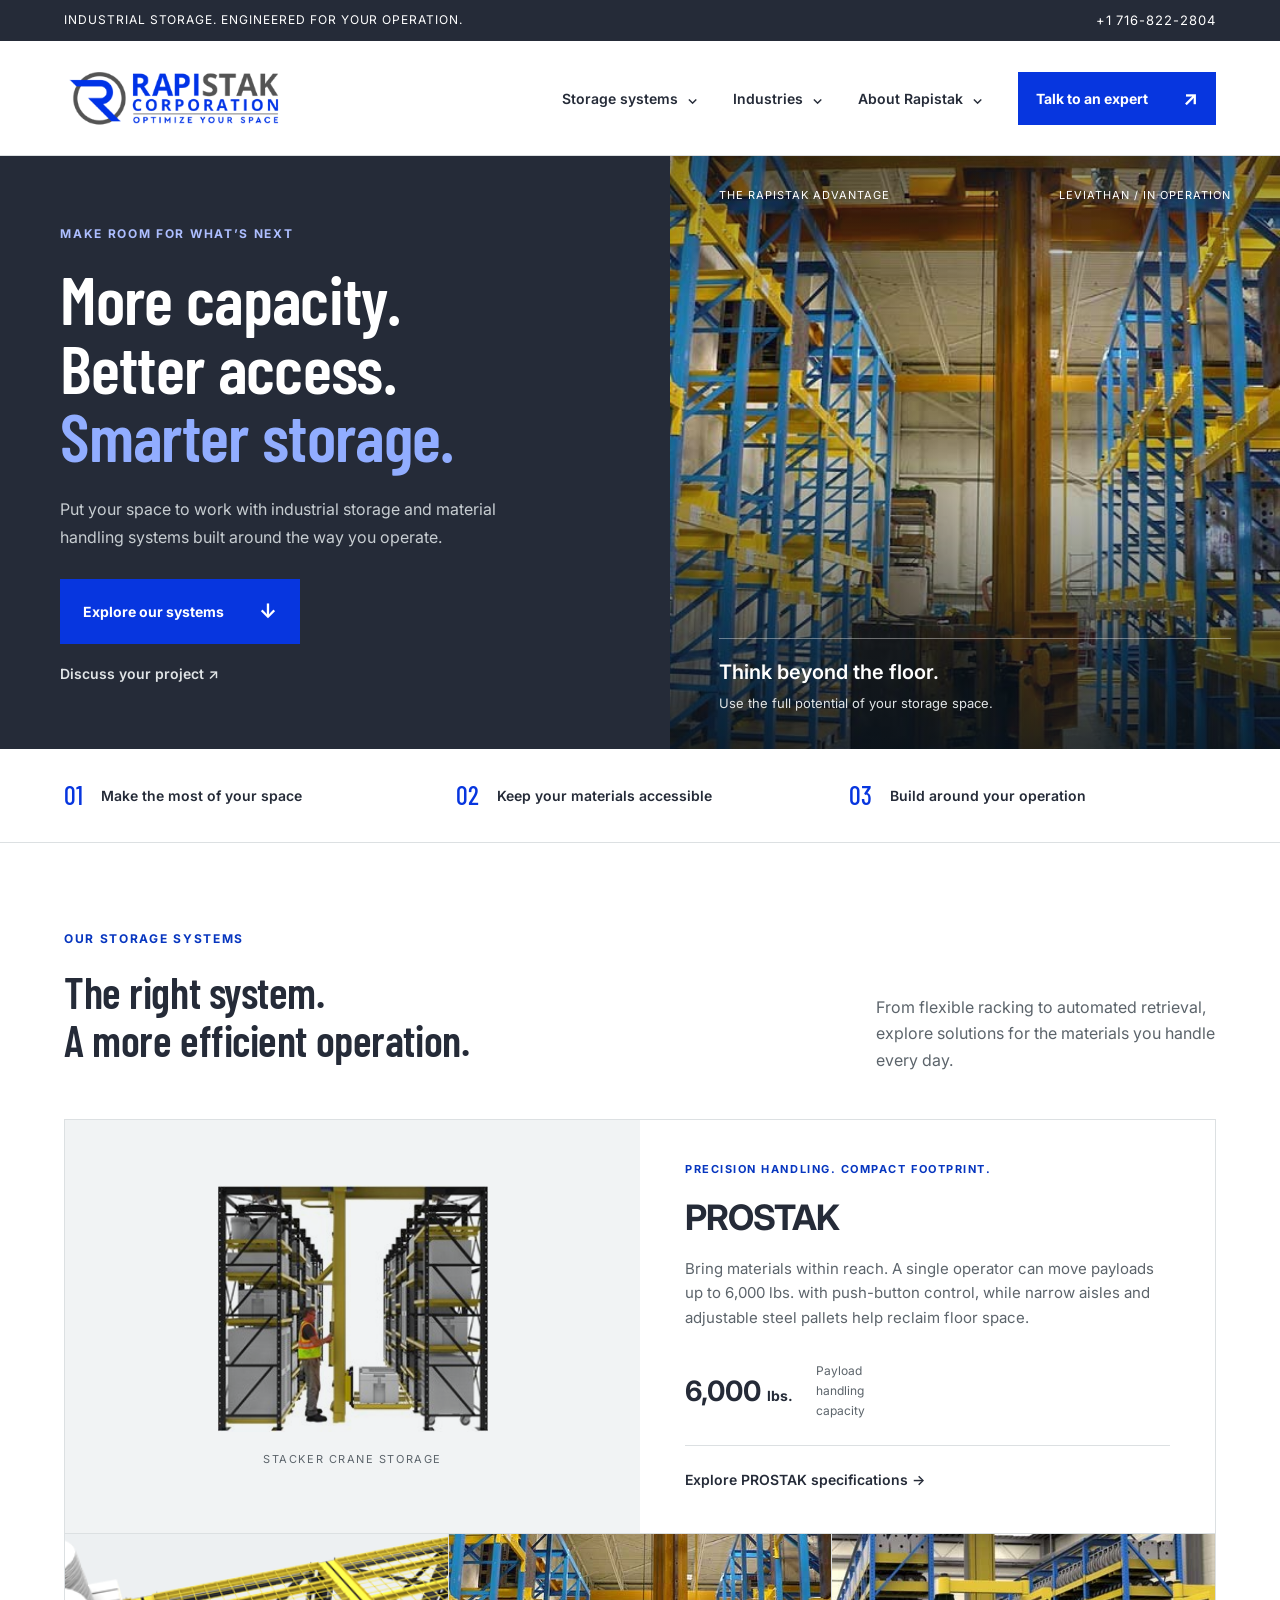
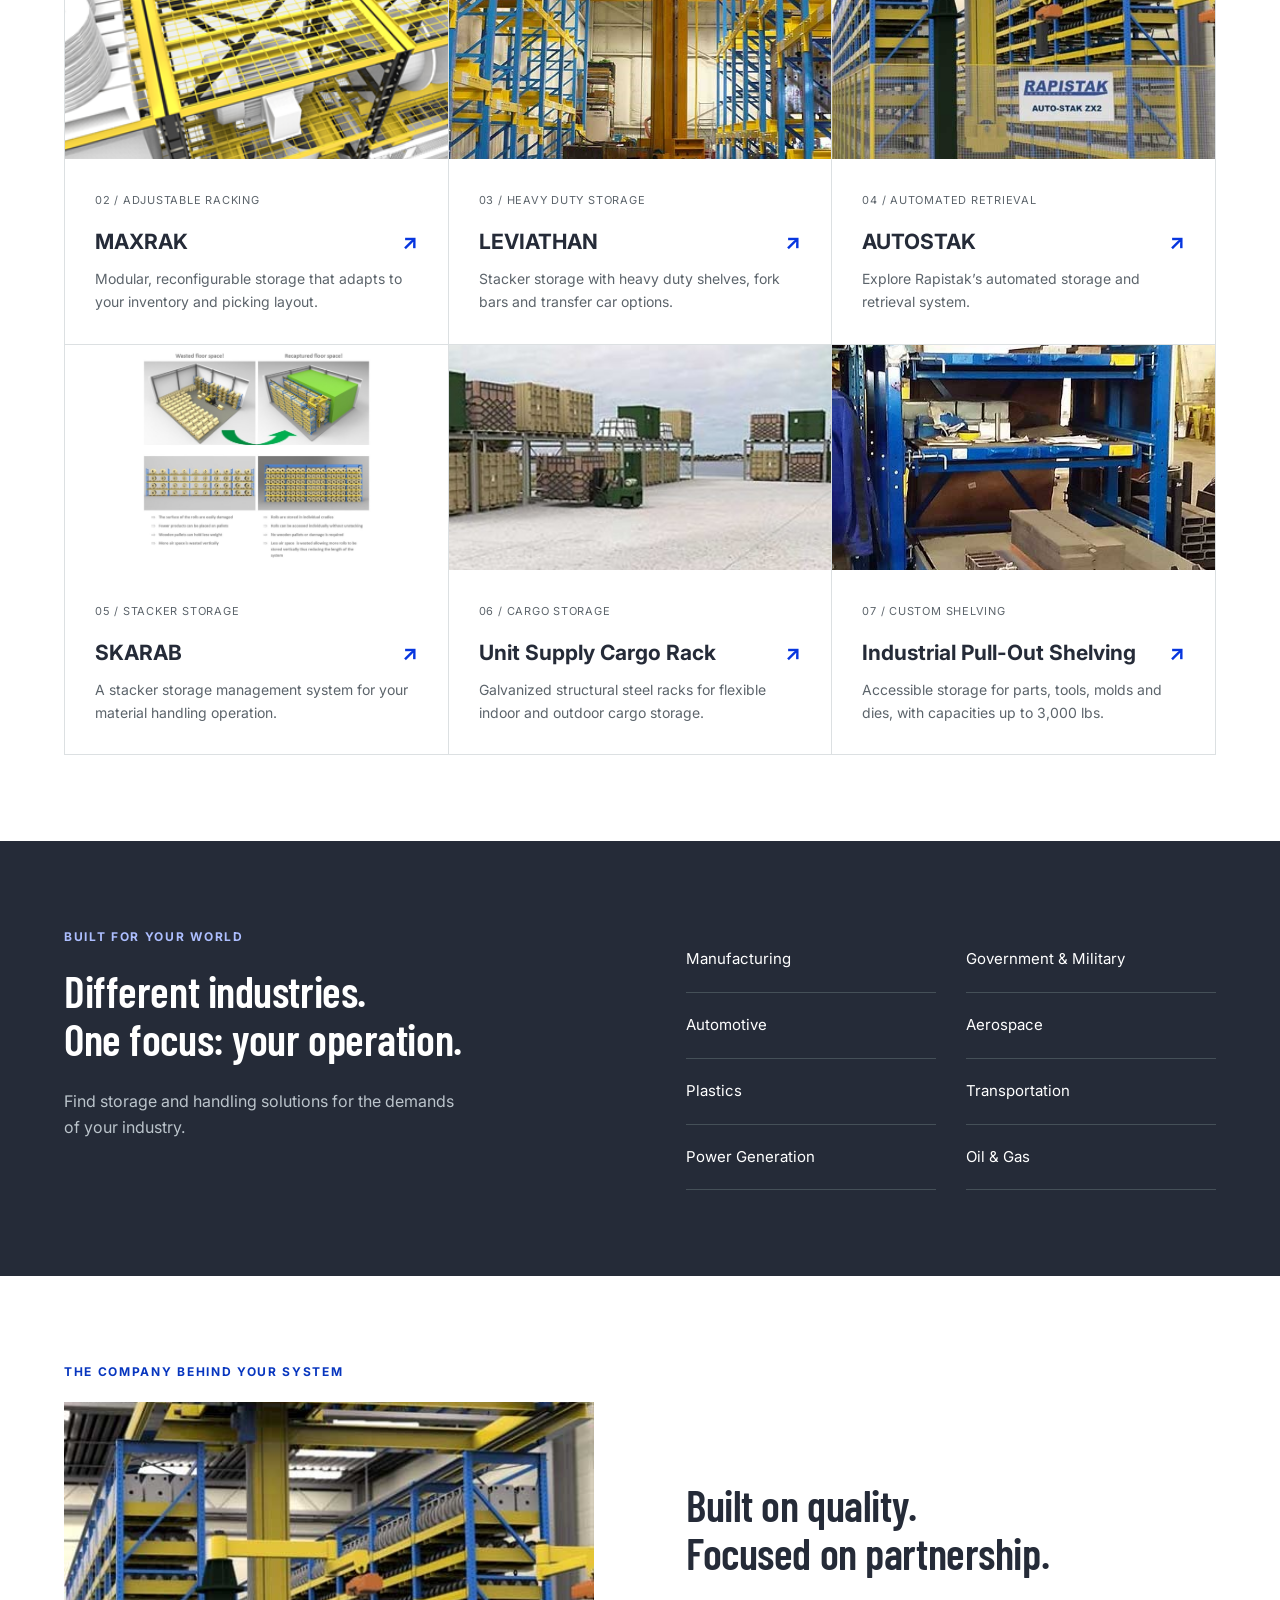
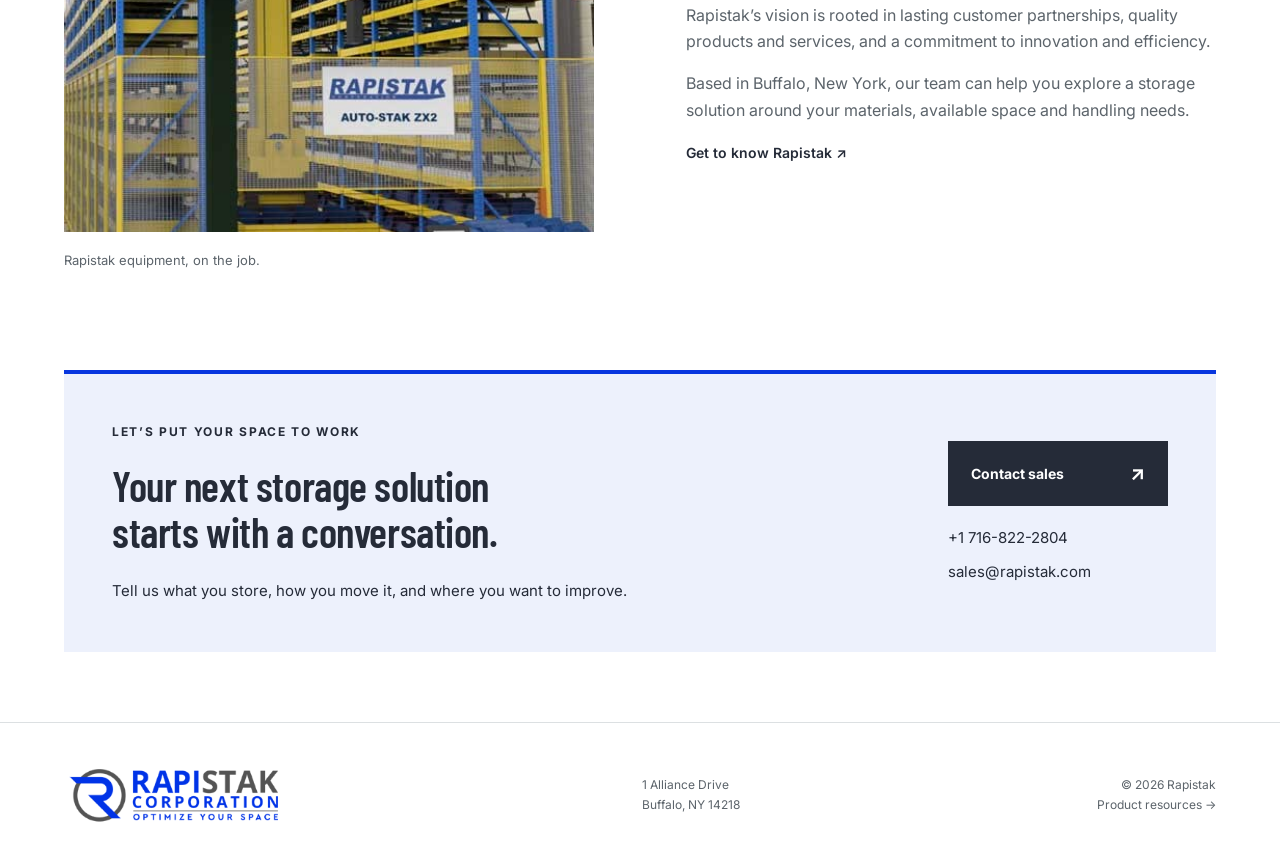
<file: rapistak-github/index.html>
<!doctype html>
<html lang="en"><head><meta charset="utf-8"><meta name="viewport" content="width=device-width,initial-scale=1"><title>Rapistak | Industrial Storage & Material Handling</title><meta name="description" content="Explore Rapistak stacker cranes, adjustable racks, automated storage and custom pull-out shelving. Find the right storage system for your operation."><link rel="icon" href="favicon-brand.svg"><link rel="stylesheet" href="style.css"></head><body>
<a class="skip" href="#main">Skip to content</a><div class="utility"><span>INDUSTRIAL STORAGE. ENGINEERED FOR YOUR OPERATION.</span><a href="tel:+17168222804">+1 716-822-2804</a></div>
<header><a class="logo" href="#" aria-label="Rapistak home"><img src="logo.png" alt="Rapistak — Storage Management Systems"></a><button class="menu" aria-expanded="false" aria-controls="nav">Menu</button><nav id="nav" aria-label="Main navigation"><div class="dropdown"><button class="dropdown-trigger" aria-expanded="false" aria-controls="systems-menu">Storage systems <span aria-hidden="true">⌄</span></button><div class="dropdown-panel" id="systems-menu" hidden><a href="#solutions">All storage systems</a><a href="prostak.html">PROSTAK</a><a href="maxrak.html">MAXRAK</a><a href="leviathan.html">LEVIATHAN</a><a href="autostak.html">AUTOSTAK</a><a href="skarab.html">SKARAB</a><a href="unit-supply-cargo-rack.html">Unit Supply Cargo Rack</a><a href="industrial-pull-out-shelving.html">Industrial Pull-Out Shelving</a><a href="resources.html#literature">Product literature</a><a href="resources.html#videos">Product videos</a></div></div><div class="dropdown"><button class="dropdown-trigger" aria-expanded="false" aria-controls="industries-menu">Industries <span aria-hidden="true">⌄</span></button><div class="dropdown-panel" id="industries-menu" hidden><a href="#industries">Industries overview</a><a href="industries.html#manufacturing"><img class="industry-thumb" src="industry-2.jpg" alt="" width="52" height="40" loading="lazy"><span>Manufacturing</span></a><a href="industries.html#government-military"><img class="industry-thumb" src="cargo-outdoor.jpg" alt="" width="52" height="40" loading="lazy"><span>Government & Military</span></a><a href="industries.html#automotive"><img class="industry-thumb" src="industry-4.jpg" alt="" width="52" height="40" loading="lazy"><span>Automotive</span></a><a href="industries.html#aerospace"><img class="industry-thumb" src="industry-3.jpg" alt="" width="52" height="40" loading="lazy"><span>Aerospace</span></a><a href="industries.html#plastics"><img class="industry-thumb" src="industry-0.jpg" alt="" width="52" height="40" loading="lazy"><span>Plastics</span></a><a href="industries.html#transportation"><img class="industry-thumb" src="industry-1.jpg" alt="" width="52" height="40" loading="lazy"><span>Transportation</span></a><a href="industries.html#power-generation"><img class="industry-thumb" src="industry-5.jpg" alt="" width="52" height="40" loading="lazy"><span>Power Generation</span></a><a href="industries.html#oil-and-gas"><img class="industry-thumb" src="industry-6.jpg" alt="" width="52" height="40" loading="lazy"><span>Oil & Gas</span></a></div></div><div class="dropdown"><button class="dropdown-trigger" aria-expanded="false" aria-controls="company-menu">About Rapistak <span aria-hidden="true">⌄</span></button><div class="dropdown-panel" id="company-menu" hidden><a href="#about">Our company</a><a href="installations.html">Our installations</a><a href="service.html">Customer service</a><a href="#contact">Contact sales</a></div></div><a class="button small" href="#contact">Talk to an expert <span>↗</span></a></nav></header>
<main id="main"><section class="hero"><div class="hero-copy"><p class="eyebrow">MAKE ROOM FOR WHAT’S NEXT</p><h1>More capacity.<br>Better access.<br><em>Smarter storage.</em></h1><p>Put your space to work with industrial storage and material handling systems built around the way you operate.</p><a class="button" href="#solutions">Explore our systems <span>↓</span></a><a class="text-link" href="#contact">Discuss your project ↗</a></div><div class="hero-visual installation"><div class="technical-label"><span>THE RAPISTAK ADVANTAGE</span><span>LEVIATHAN / IN OPERATION</span></div><img src="leviathan.jpg" alt="Rapistak LEVIATHAN crane installed between blue and yellow storage racks"><div class="visual-bottom"><span>Think beyond the floor.</span><p>Use the full potential of your storage space.</p></div></div></section>
<div class="benefits"><div><b>01</b><span>Make the most of your space</span></div><div><b>02</b><span>Keep your materials accessible</span></div><div><b>03</b><span>Build around your operation</span></div></div>
<section id="solutions" class="section"><div class="section-head"><div><p class="eyebrow">OUR STORAGE SYSTEMS</p><h2>The right system.<br>A more efficient operation.</h2></div><p>From flexible racking to automated retrieval, explore solutions for the materials you handle every day.</p></div><div class="featured"><div class="product-photo"><img src="hero.jpg" alt="Operator using a PROSTAK crane between two industrial storage racks" loading="lazy"><span>STACKER CRANE STORAGE</span></div><div class="feature-copy"><p class="eyebrow">PRECISION HANDLING. COMPACT FOOTPRINT.</p><h3>PROSTAK</h3><p>Bring materials within reach. A single operator can move payloads up to 6,000 lbs. with push-button control, while narrow aisles and adjustable steel pallets help reclaim floor space.</p><div class="spec"><strong>6,000 <small>lbs.</small></strong><span>Payload handling capacity</span></div><a href="prostak.html" class="text-link">Explore PROSTAK specifications →</a></div></div><div class="products">
<a class="product" href="maxrak.html"><img class="card-photo" src="maxrak.png" alt="MAXRAK storage rack" loading="lazy"><span class="number">02 / ADJUSTABLE RACKING</span><h3>MAXRAK <span>↗</span></h3><p>Modular, reconfigurable storage that adapts to your inventory and picking layout.</p></a>
<a class="product" href="leviathan.html"><img class="card-photo" src="leviathan.jpg" alt="LEVIATHAN crane installation" loading="lazy"><span class="number">03 / HEAVY DUTY STORAGE</span><h3>LEVIATHAN <span>↗</span></h3><p>Stacker storage with heavy duty shelves, fork bars and transfer car options.</p></a>
<a class="product" href="autostak.html"><img class="card-photo" src="autostak.jpg" alt="Rapistak AUTOSTAK installation" loading="lazy"><span class="number">04 / AUTOMATED RETRIEVAL</span><h3>AUTOSTAK <span>↗</span></h3><p>Explore Rapistak’s automated storage and retrieval system.</p></a>
<a class="product" href="skarab.html"><img class="card-photo diagram" src="skarab.jpg" alt="SKARAB comparison of floor storage and rack storage" loading="lazy"><span class="number">05 / STACKER STORAGE</span><h3>SKARAB <span>↗</span></h3><p>A stacker storage management system for your material handling operation.</p></a>
<a class="product" href="unit-supply-cargo-rack.html"><img class="card-photo" src="cargo-outdoor.jpg" alt="Outdoor cargo rack installation" loading="lazy"><span class="number">06 / CARGO STORAGE</span><h3>Unit Supply Cargo Rack <span>↗</span></h3><p>Galvanized structural steel racks for flexible indoor and outdoor cargo storage.</p></a>
<a class="product" href="industrial-pull-out-shelving.html"><img class="card-photo" src="industrial-pull-out-shelving.jpg" alt="Rapistak pull-out shelving storing metal parts" loading="lazy"><span class="number">07 / CUSTOM SHELVING</span><h3>Industrial Pull-Out Shelving <span>↗</span></h3><p>Accessible storage for parts, tools, molds and dies, with capacities up to 3,000 lbs.</p></a></div></section>
<section id="industries" class="industries section"><div><p class="eyebrow">BUILT FOR YOUR WORLD</p><h2>Different industries.<br>One focus: your operation.</h2><p>Find storage and handling solutions for the demands of your industry.</p></div><div class="industry-list"><span>Manufacturing</span><span>Government & Military</span><span>Automotive</span><span>Aerospace</span><span>Plastics</span><span>Transportation</span><span>Power Generation</span><span>Oil & Gas</span></div></section>
<section id="about" class="section about"><div class="about-photo"><p class="eyebrow">THE COMPANY BEHIND YOUR SYSTEM</p><img src="autostak.jpg" alt="Installed Rapistak AUTOSTAK system with original company signage" loading="lazy"><p>Rapistak equipment, on the job.</p></div><div><h2>Built on quality.<br>Focused on partnership.</h2><p>Rapistak’s vision is rooted in lasting customer partnerships, quality products and services, and a commitment to innovation and efficiency.</p><p>Based in Buffalo, New York, our team can help you explore a storage solution around your materials, available space and handling needs.</p><a class="text-link" href="#about">Get to know Rapistak ↗</a></div></section>
<section id="contact" class="contact"><div><p class="eyebrow">LET’S PUT YOUR SPACE TO WORK</p><h2>Your next storage solution<br>starts with a conversation.</h2><p>Tell us what you store, how you move it, and where you want to improve.</p></div><div class="contact-actions"><a class="button dark" href="mailto:sales@rapistak.com?subject=Storage%20system%20inquiry">Contact sales <span>↗</span></a><a href="tel:+17168222804">+1 716-822-2804</a><a href="mailto:sales@rapistak.com">sales@rapistak.com</a></div></section></main>
<footer><a class="logo" href="#"><img src="logo.png" alt="Rapistak — Storage Management Systems"></a><p>1 Alliance Drive<br>Buffalo, NY 14218</p><p>© 2026 Rapistak<br><a href="resources.html">Product resources →</a></p></footer><script src="app.js"></script></body></html>
</file>
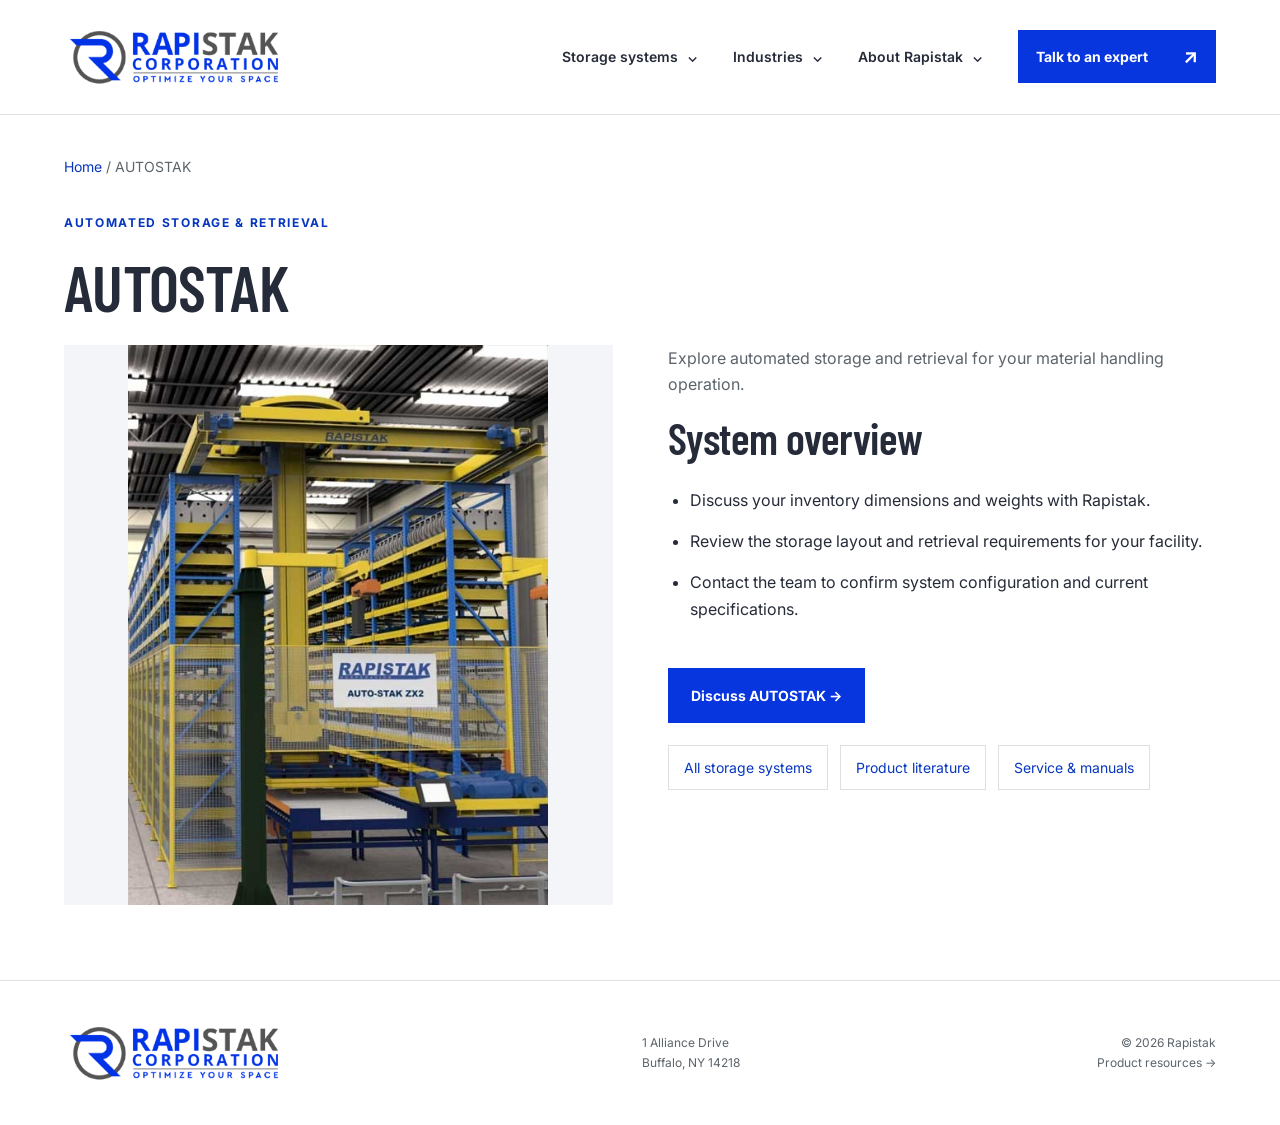
<file: rapistak-github/autostak.html>
<!doctype html><html lang="en"><head><meta charset="utf-8"><meta name="viewport" content="width=device-width,initial-scale=1"><title>AUTOSTAK | Rapistak</title><meta name="description" content="Explore Rapistak autostak and contact our team about your storage needs."><link rel="icon" href="favicon-brand.svg"><link rel="stylesheet" href="style.css"></head><body><a class="skip" href="#main">Skip to content</a><header><a class="logo" href="index.html#" aria-label="Rapistak home"><img src="logo.png" alt="Rapistak — Storage Management Systems"></a><button class="menu" aria-expanded="false" aria-controls="nav">Menu</button><nav id="nav" aria-label="Main navigation"><div class="dropdown"><button class="dropdown-trigger" aria-expanded="false" aria-controls="systems-menu">Storage systems <span aria-hidden="true">⌄</span></button><div class="dropdown-panel" id="systems-menu" hidden><a href="index.html#solutions">All storage systems</a><a href="prostak.html">PROSTAK</a><a href="maxrak.html">MAXRAK</a><a href="leviathan.html">LEVIATHAN</a><a href="autostak.html">AUTOSTAK</a><a href="skarab.html">SKARAB</a><a href="unit-supply-cargo-rack.html">Unit Supply Cargo Rack</a><a href="industrial-pull-out-shelving.html">Industrial Pull-Out Shelving</a><a href="resources.html#literature">Product literature</a><a href="resources.html#videos">Product videos</a></div></div><div class="dropdown"><button class="dropdown-trigger" aria-expanded="false" aria-controls="industries-menu">Industries <span aria-hidden="true">⌄</span></button><div class="dropdown-panel" id="industries-menu" hidden><a href="index.html#industries">Industries overview</a><a href="industries.html#manufacturing"><img class="industry-thumb" src="industry-2.jpg" alt="" width="52" height="40" loading="lazy"><span>Manufacturing</span></a><a href="industries.html#government-military"><img class="industry-thumb" src="cargo-outdoor.jpg" alt="" width="52" height="40" loading="lazy"><span>Government & Military</span></a><a href="industries.html#automotive"><img class="industry-thumb" src="industry-4.jpg" alt="" width="52" height="40" loading="lazy"><span>Automotive</span></a><a href="industries.html#aerospace"><img class="industry-thumb" src="industry-3.jpg" alt="" width="52" height="40" loading="lazy"><span>Aerospace</span></a><a href="industries.html#plastics"><img class="industry-thumb" src="industry-0.jpg" alt="" width="52" height="40" loading="lazy"><span>Plastics</span></a><a href="industries.html#transportation"><img class="industry-thumb" src="industry-1.jpg" alt="" width="52" height="40" loading="lazy"><span>Transportation</span></a><a href="industries.html#power-generation"><img class="industry-thumb" src="industry-5.jpg" alt="" width="52" height="40" loading="lazy"><span>Power Generation</span></a><a href="industries.html#oil-and-gas"><img class="industry-thumb" src="industry-6.jpg" alt="" width="52" height="40" loading="lazy"><span>Oil & Gas</span></a></div></div><div class="dropdown"><button class="dropdown-trigger" aria-expanded="false" aria-controls="company-menu">About Rapistak <span aria-hidden="true">⌄</span></button><div class="dropdown-panel" id="company-menu" hidden><a href="index.html#about">Our company</a><a href="installations.html">Our installations</a><a href="service.html">Customer service</a><a href="index.html#contact">Contact sales</a></div></div><a class="button small" href="index.html#contact">Talk to an expert <span>↗</span></a></nav></header><main class="detail-main" id="main"><div class="breadcrumbs"><a href="index.html">Home</a> / AUTOSTAK</div><div class="detail-heading"><p class="eyebrow">AUTOMATED STORAGE & RETRIEVAL</p><h1>AUTOSTAK</h1></div><div class="detail-grid"><img class="detail-image" src="autostak.jpg" alt="AUTOSTAK storage system"><div class="detail-copy"><p>Explore automated storage and retrieval for your material handling operation.</p><h2>System overview</h2><ul><li>Discuss your inventory dimensions and weights with Rapistak.</li><li>Review the storage layout and retrieval requirements for your facility.</li><li>Contact the team to confirm system configuration and current specifications.</li></ul><a class="button" href="mailto:sales@rapistak.com?subject=AUTOSTAK%20inquiry">Discuss AUTOSTAK →</a><div class="related-links"><a href="index.html#solutions">All storage systems</a><a href="resources.html#literature">Product literature</a><a href="service.html">Service & manuals</a></div></div></div></main><footer><a class="logo" href="index.html"><img src="logo.png" alt="Rapistak — Storage Management Systems"></a><p>1 Alliance Drive<br>Buffalo, NY 14218</p><p>© 2026 Rapistak<br><a href="resources.html">Product resources →</a></p></footer><script src="app.js"></script></body></html>
</file>
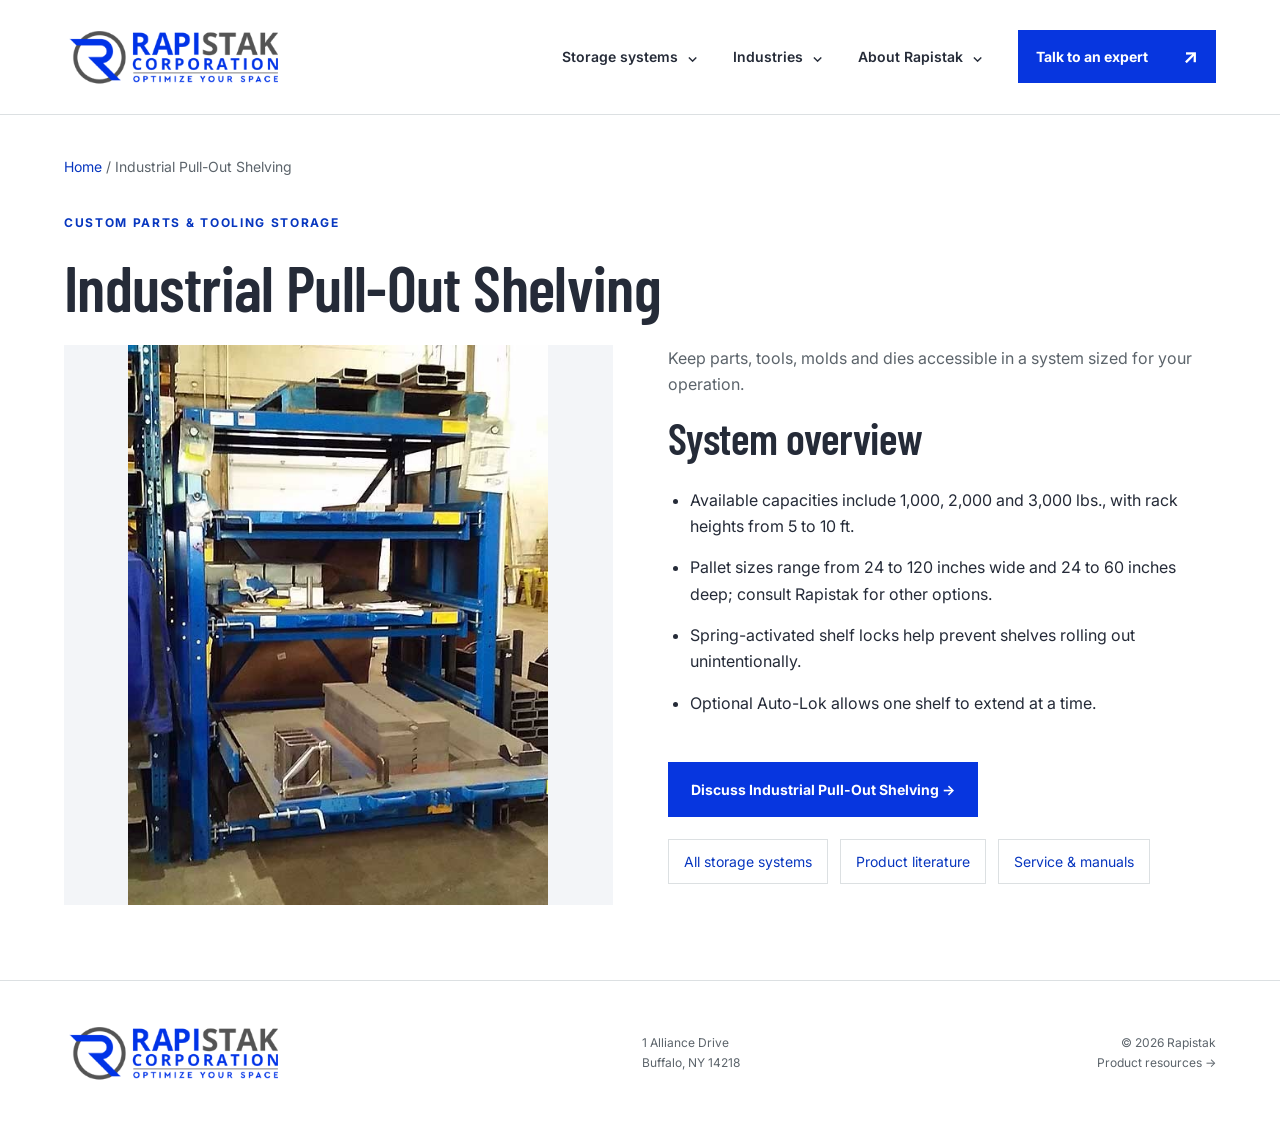
<file: rapistak-github/industrial-pull-out-shelving.html>
<!doctype html><html lang="en"><head><meta charset="utf-8"><meta name="viewport" content="width=device-width,initial-scale=1"><title>Industrial Pull-Out Shelving | Rapistak</title><meta name="description" content="Explore Rapistak industrial pull-out shelving and contact our team about your storage needs."><link rel="icon" href="favicon-brand.svg"><link rel="stylesheet" href="style.css"></head><body><a class="skip" href="#main">Skip to content</a><header><a class="logo" href="index.html#" aria-label="Rapistak home"><img src="logo.png" alt="Rapistak — Storage Management Systems"></a><button class="menu" aria-expanded="false" aria-controls="nav">Menu</button><nav id="nav" aria-label="Main navigation"><div class="dropdown"><button class="dropdown-trigger" aria-expanded="false" aria-controls="systems-menu">Storage systems <span aria-hidden="true">⌄</span></button><div class="dropdown-panel" id="systems-menu" hidden><a href="index.html#solutions">All storage systems</a><a href="prostak.html">PROSTAK</a><a href="maxrak.html">MAXRAK</a><a href="leviathan.html">LEVIATHAN</a><a href="autostak.html">AUTOSTAK</a><a href="skarab.html">SKARAB</a><a href="unit-supply-cargo-rack.html">Unit Supply Cargo Rack</a><a href="industrial-pull-out-shelving.html">Industrial Pull-Out Shelving</a><a href="resources.html#literature">Product literature</a><a href="resources.html#videos">Product videos</a></div></div><div class="dropdown"><button class="dropdown-trigger" aria-expanded="false" aria-controls="industries-menu">Industries <span aria-hidden="true">⌄</span></button><div class="dropdown-panel" id="industries-menu" hidden><a href="index.html#industries">Industries overview</a><a href="industries.html#manufacturing"><img class="industry-thumb" src="industry-2.jpg" alt="" width="52" height="40" loading="lazy"><span>Manufacturing</span></a><a href="industries.html#government-military"><img class="industry-thumb" src="cargo-outdoor.jpg" alt="" width="52" height="40" loading="lazy"><span>Government & Military</span></a><a href="industries.html#automotive"><img class="industry-thumb" src="industry-4.jpg" alt="" width="52" height="40" loading="lazy"><span>Automotive</span></a><a href="industries.html#aerospace"><img class="industry-thumb" src="industry-3.jpg" alt="" width="52" height="40" loading="lazy"><span>Aerospace</span></a><a href="industries.html#plastics"><img class="industry-thumb" src="industry-0.jpg" alt="" width="52" height="40" loading="lazy"><span>Plastics</span></a><a href="industries.html#transportation"><img class="industry-thumb" src="industry-1.jpg" alt="" width="52" height="40" loading="lazy"><span>Transportation</span></a><a href="industries.html#power-generation"><img class="industry-thumb" src="industry-5.jpg" alt="" width="52" height="40" loading="lazy"><span>Power Generation</span></a><a href="industries.html#oil-and-gas"><img class="industry-thumb" src="industry-6.jpg" alt="" width="52" height="40" loading="lazy"><span>Oil & Gas</span></a></div></div><div class="dropdown"><button class="dropdown-trigger" aria-expanded="false" aria-controls="company-menu">About Rapistak <span aria-hidden="true">⌄</span></button><div class="dropdown-panel" id="company-menu" hidden><a href="index.html#about">Our company</a><a href="installations.html">Our installations</a><a href="service.html">Customer service</a><a href="index.html#contact">Contact sales</a></div></div><a class="button small" href="index.html#contact">Talk to an expert <span>↗</span></a></nav></header><main class="detail-main" id="main"><div class="breadcrumbs"><a href="index.html">Home</a> / Industrial Pull-Out Shelving</div><div class="detail-heading"><p class="eyebrow">CUSTOM PARTS & TOOLING STORAGE</p><h1>Industrial Pull-Out Shelving</h1></div><div class="detail-grid"><img class="detail-image" src="industrial-pull-out-shelving.jpg" alt="Industrial Pull-Out Shelving storage system"><div class="detail-copy"><p>Keep parts, tools, molds and dies accessible in a system sized for your operation.</p><h2>System overview</h2><ul><li>Available capacities include 1,000, 2,000 and 3,000 lbs., with rack heights from 5 to 10 ft.</li><li>Pallet sizes range from 24 to 120 inches wide and 24 to 60 inches deep; consult Rapistak for other options.</li><li>Spring-activated shelf locks help prevent shelves rolling out unintentionally.</li><li>Optional Auto-Lok allows one shelf to extend at a time.</li></ul><a class="button" href="mailto:sales@rapistak.com?subject=Industrial%20Pull-Out%20Shelving%20inquiry">Discuss Industrial Pull-Out Shelving →</a><div class="related-links"><a href="index.html#solutions">All storage systems</a><a href="resources.html#literature">Product literature</a><a href="service.html">Service & manuals</a></div></div></div></main><footer><a class="logo" href="index.html"><img src="logo.png" alt="Rapistak — Storage Management Systems"></a><p>1 Alliance Drive<br>Buffalo, NY 14218</p><p>© 2026 Rapistak<br><a href="resources.html">Product resources →</a></p></footer><script src="app.js"></script></body></html>
</file>
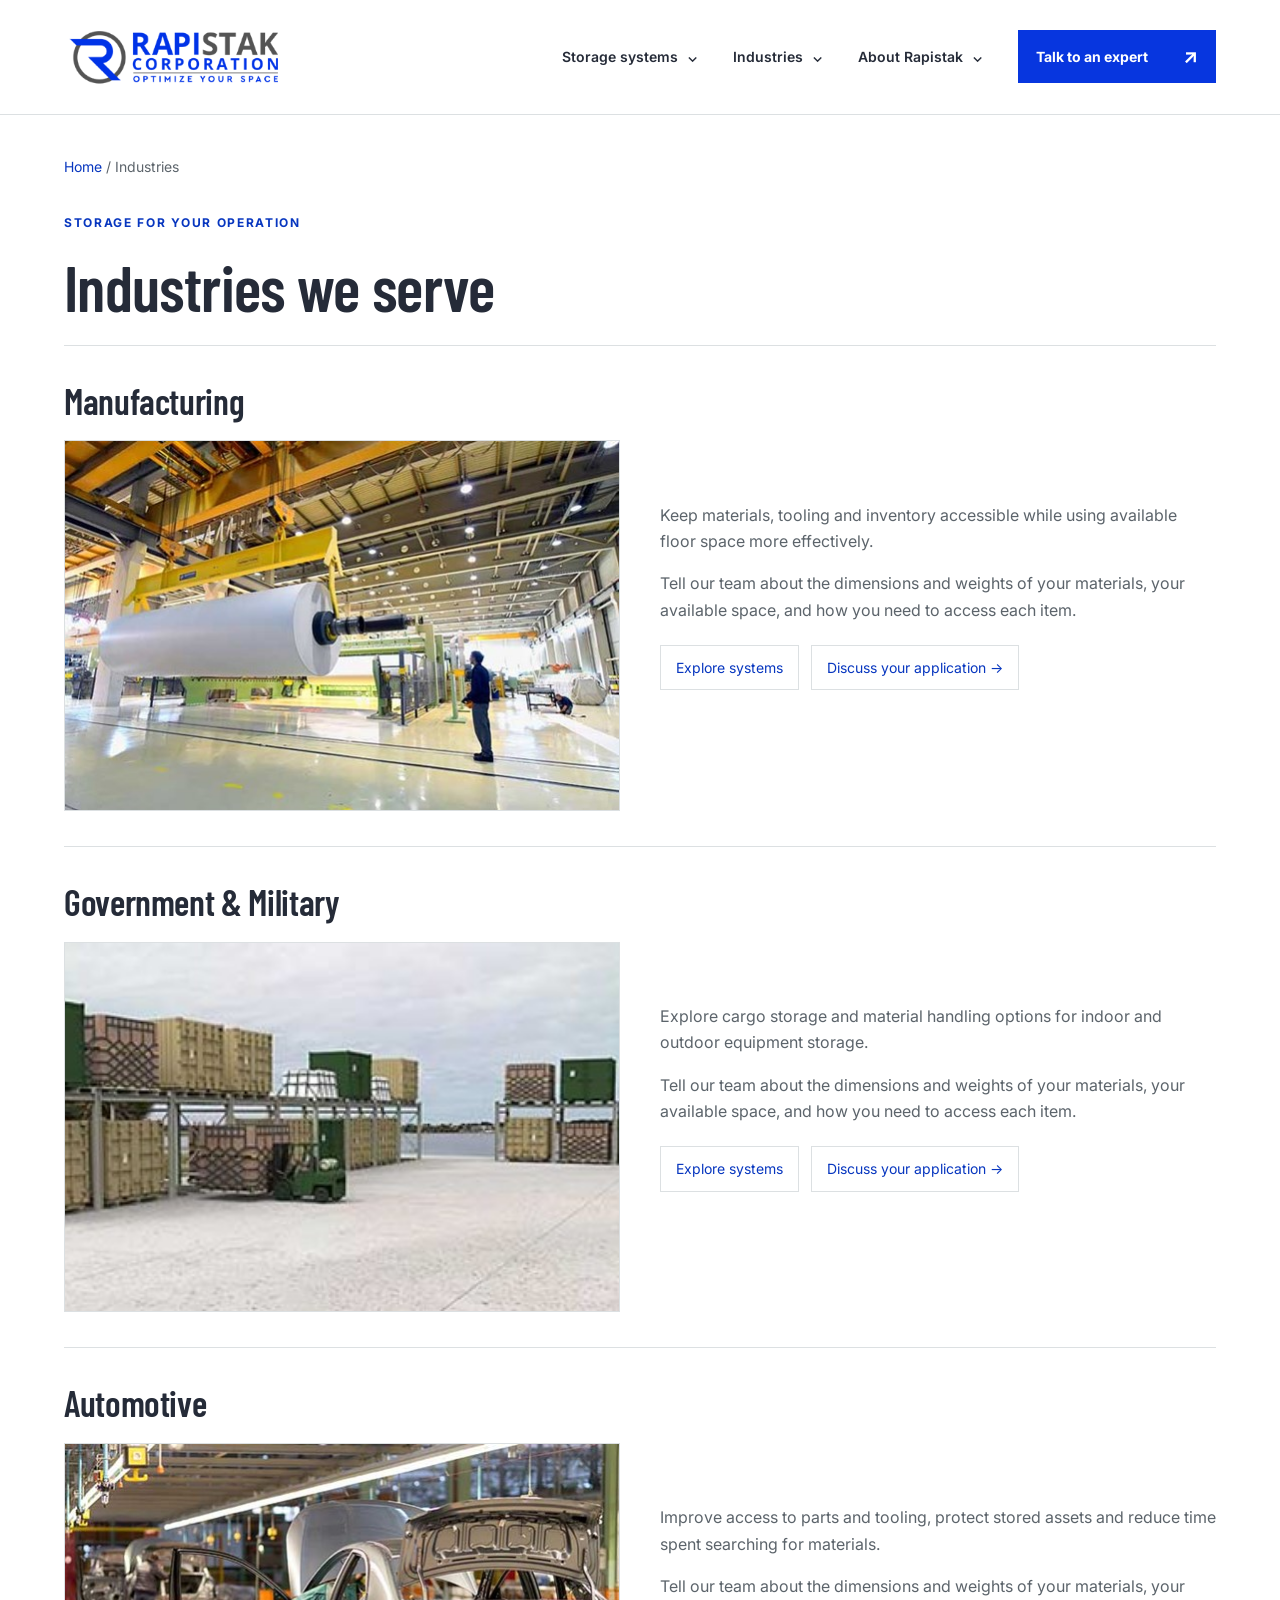
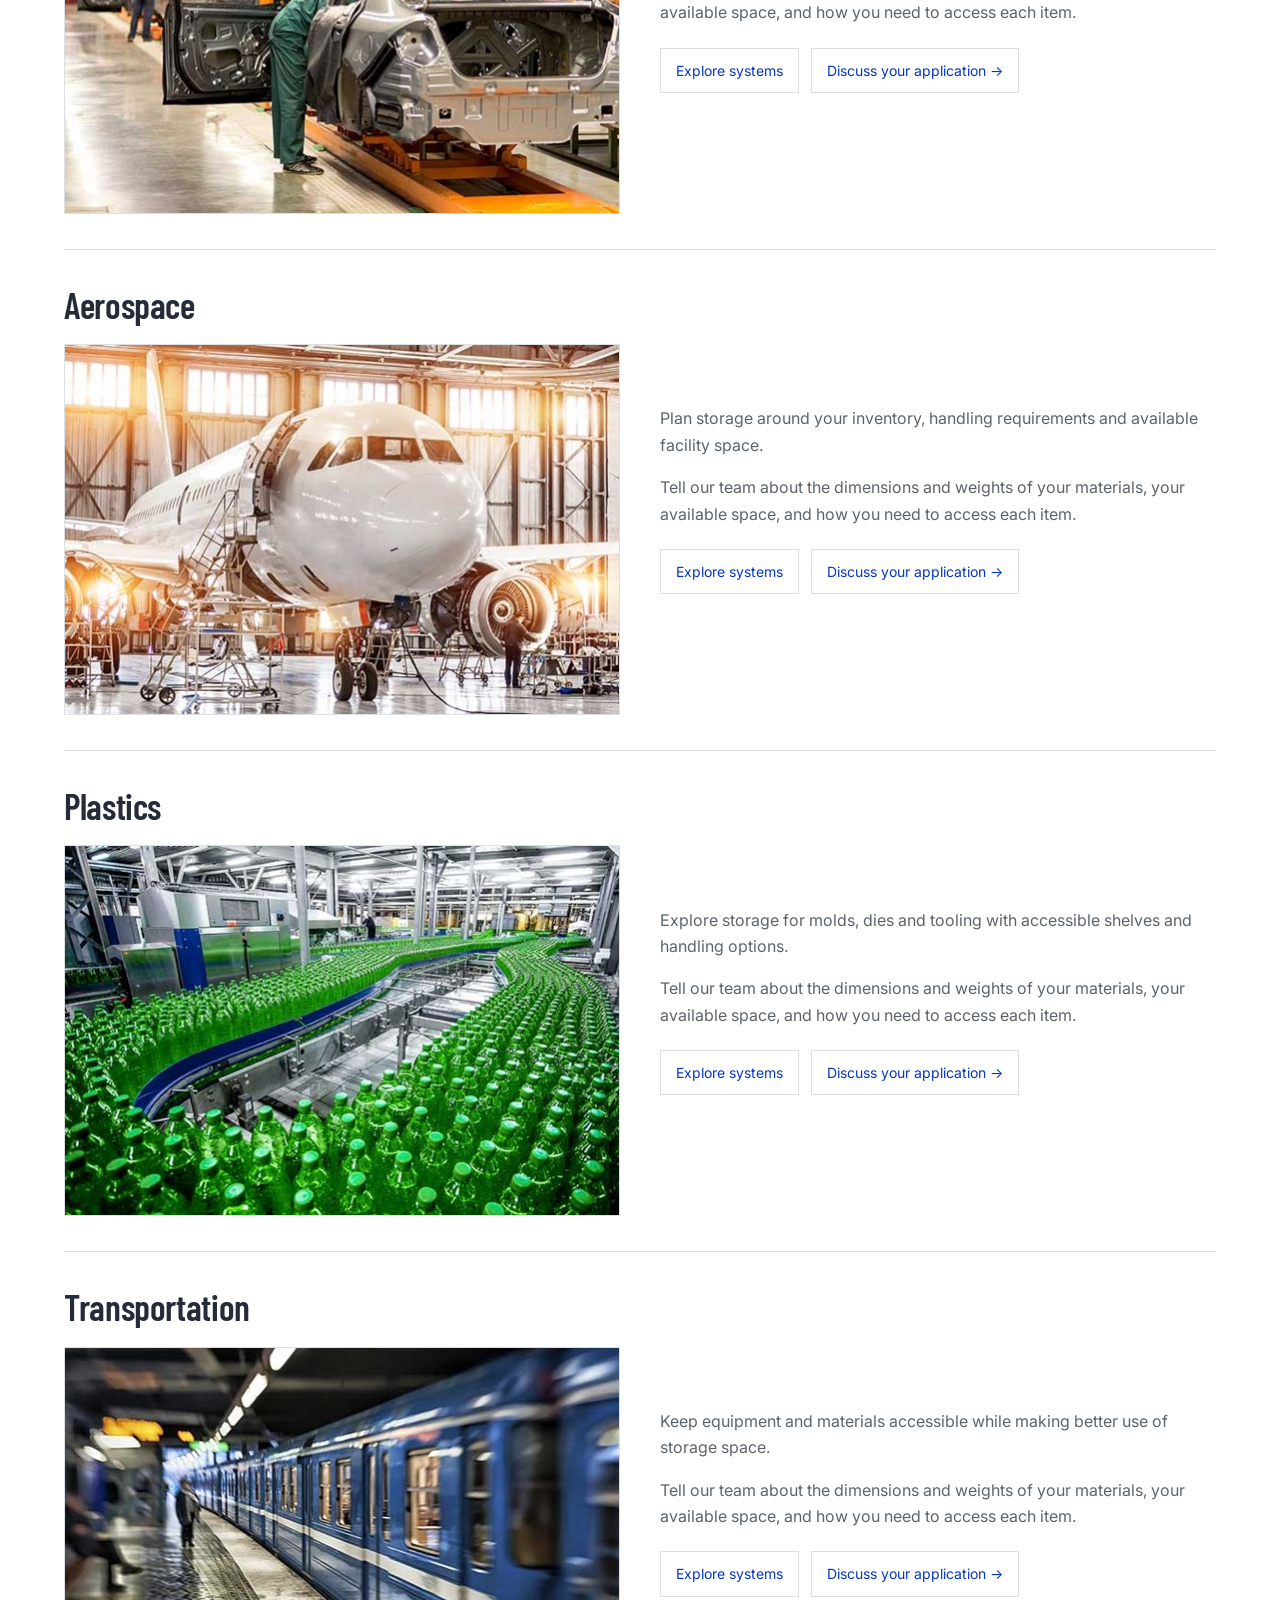
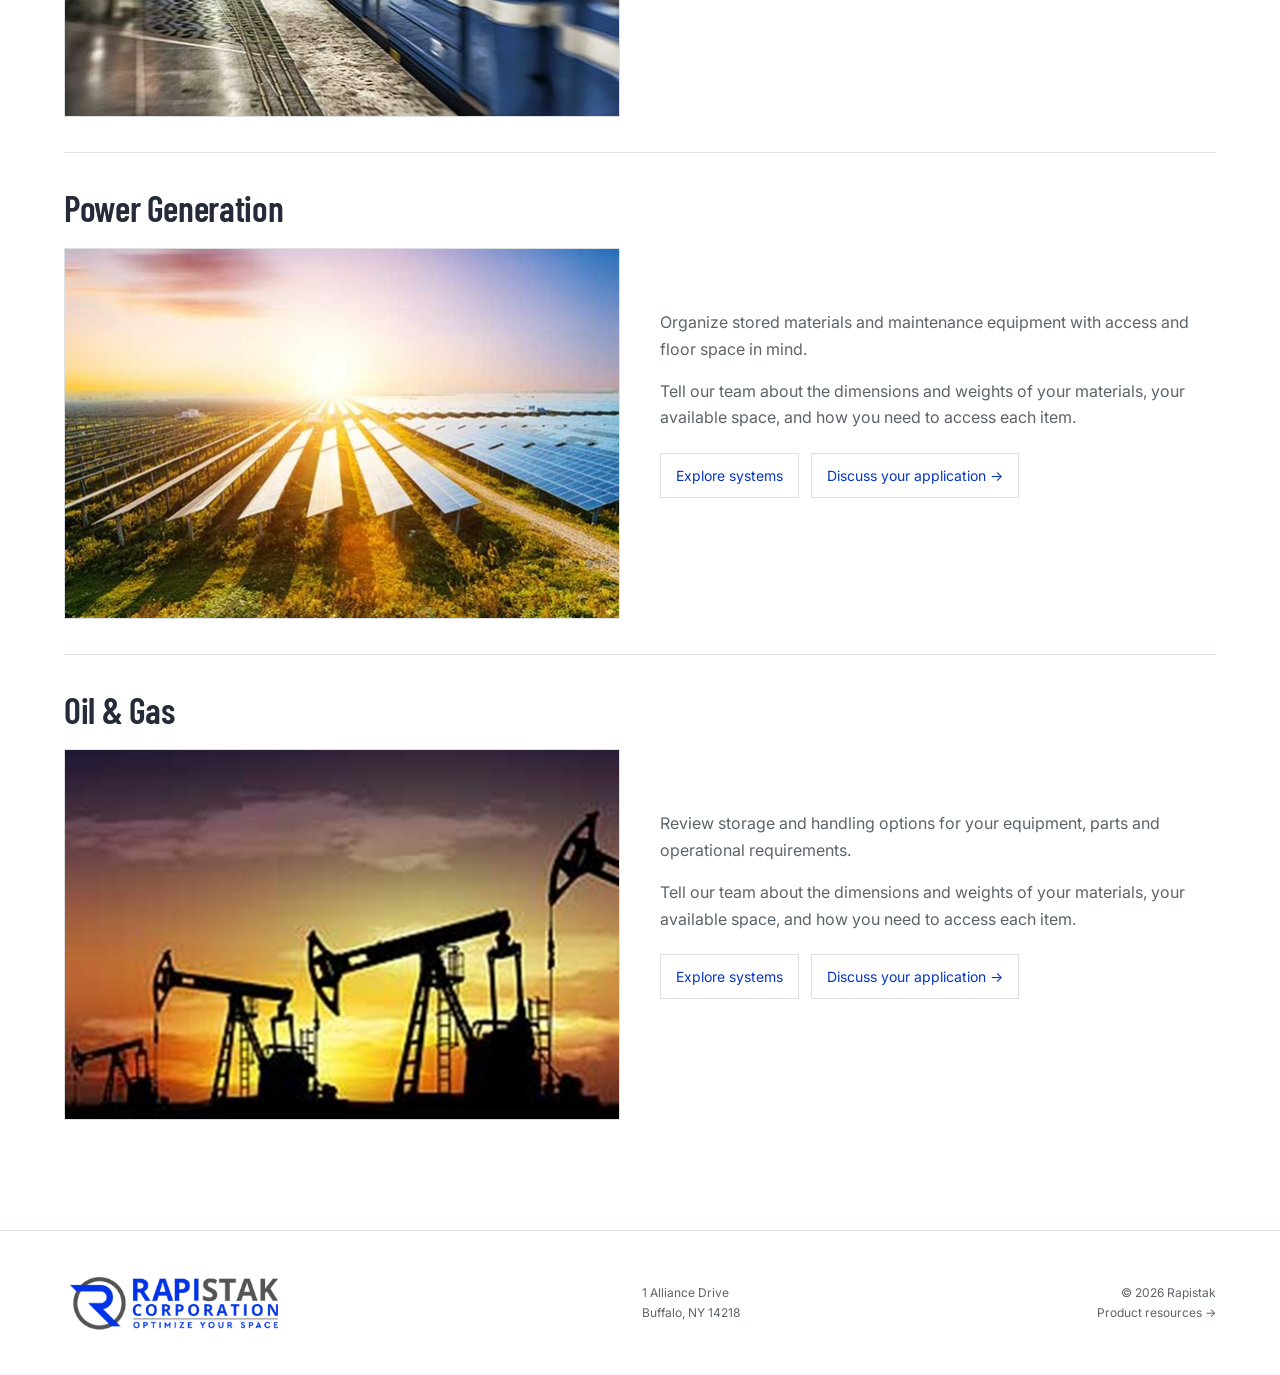
<file: rapistak-github/industries.html>
<!doctype html><html lang="en"><head><meta charset="utf-8"><meta name="viewport" content="width=device-width,initial-scale=1"><title>Industries | Rapistak</title><meta name="description" content="Explore Rapistak industries and contact our team about your storage needs."><link rel="icon" href="favicon-brand.svg"><link rel="stylesheet" href="style.css"></head><body><a class="skip" href="#main">Skip to content</a><header><a class="logo" href="index.html#" aria-label="Rapistak home"><img src="logo.png" alt="Rapistak — Storage Management Systems"></a><button class="menu" aria-expanded="false" aria-controls="nav">Menu</button><nav id="nav" aria-label="Main navigation"><div class="dropdown"><button class="dropdown-trigger" aria-expanded="false" aria-controls="systems-menu">Storage systems <span aria-hidden="true">⌄</span></button><div class="dropdown-panel" id="systems-menu" hidden><a href="index.html#solutions">All storage systems</a><a href="prostak.html">PROSTAK</a><a href="maxrak.html">MAXRAK</a><a href="leviathan.html">LEVIATHAN</a><a href="autostak.html">AUTOSTAK</a><a href="skarab.html">SKARAB</a><a href="unit-supply-cargo-rack.html">Unit Supply Cargo Rack</a><a href="industrial-pull-out-shelving.html">Industrial Pull-Out Shelving</a><a href="resources.html#literature">Product literature</a><a href="resources.html#videos">Product videos</a></div></div><div class="dropdown"><button class="dropdown-trigger" aria-expanded="false" aria-controls="industries-menu">Industries <span aria-hidden="true">⌄</span></button><div class="dropdown-panel" id="industries-menu" hidden><a href="index.html#industries">Industries overview</a><a href="industries.html#manufacturing"><img class="industry-thumb" src="industry-2.jpg" alt="" width="52" height="40" loading="lazy"><span>Manufacturing</span></a><a href="industries.html#government-military"><img class="industry-thumb" src="cargo-outdoor.jpg" alt="" width="52" height="40" loading="lazy"><span>Government & Military</span></a><a href="industries.html#automotive"><img class="industry-thumb" src="industry-4.jpg" alt="" width="52" height="40" loading="lazy"><span>Automotive</span></a><a href="industries.html#aerospace"><img class="industry-thumb" src="industry-3.jpg" alt="" width="52" height="40" loading="lazy"><span>Aerospace</span></a><a href="industries.html#plastics"><img class="industry-thumb" src="industry-0.jpg" alt="" width="52" height="40" loading="lazy"><span>Plastics</span></a><a href="industries.html#transportation"><img class="industry-thumb" src="industry-1.jpg" alt="" width="52" height="40" loading="lazy"><span>Transportation</span></a><a href="industries.html#power-generation"><img class="industry-thumb" src="industry-5.jpg" alt="" width="52" height="40" loading="lazy"><span>Power Generation</span></a><a href="industries.html#oil-and-gas"><img class="industry-thumb" src="industry-6.jpg" alt="" width="52" height="40" loading="lazy"><span>Oil & Gas</span></a></div></div><div class="dropdown"><button class="dropdown-trigger" aria-expanded="false" aria-controls="company-menu">About Rapistak <span aria-hidden="true">⌄</span></button><div class="dropdown-panel" id="company-menu" hidden><a href="index.html#about">Our company</a><a href="installations.html">Our installations</a><a href="service.html">Customer service</a><a href="index.html#contact">Contact sales</a></div></div><a class="button small" href="index.html#contact">Talk to an expert <span>↗</span></a></nav></header><main class="detail-main" id="main"><div class="breadcrumbs"><a href="index.html">Home</a> / Industries</div><div class="detail-heading"><p class="eyebrow">STORAGE FOR YOUR OPERATION</p><h1>Industries we serve</h1></div><section class="resource-block industry-detail" id="manufacturing"><div class="industry-visual"><h2>Manufacturing</h2><img class="industry-photo" src="industry-2.jpg" alt="Industrial crane handling a large material roll in a factory" width="555" height="370" loading="lazy"></div><div><p>Keep materials, tooling and inventory accessible while using available floor space more effectively.</p><p>Tell our team about the dimensions and weights of your materials, your available space, and how you need to access each item.</p><div class="related-links"><a href="index.html#solutions">Explore systems</a><a href="mailto:sales@rapistak.com?subject=Manufacturing%20storage%20inquiry">Discuss your application →</a></div></div></section><section class="resource-block industry-detail" id="government-military"><div class="industry-visual"><h2>Government & Military</h2><img class="industry-photo" src="cargo-outdoor.jpg" alt="Cargo containers organized in outdoor storage racks" width="555" height="370" loading="lazy"></div><div><p>Explore cargo storage and material handling options for indoor and outdoor equipment storage.</p><p>Tell our team about the dimensions and weights of your materials, your available space, and how you need to access each item.</p><div class="related-links"><a href="index.html#solutions">Explore systems</a><a href="mailto:sales@rapistak.com?subject=Government%20%26%20Military%20storage%20inquiry">Discuss your application →</a></div></div></section><section class="resource-block industry-detail" id="automotive"><div class="industry-visual"><h2>Automotive</h2><img class="industry-photo" src="industry-4.jpg" alt="Automotive assembly line with vehicle bodies" width="555" height="370" loading="lazy"></div><div><p>Improve access to parts and tooling, protect stored assets and reduce time spent searching for materials.</p><p>Tell our team about the dimensions and weights of your materials, your available space, and how you need to access each item.</p><div class="related-links"><a href="index.html#solutions">Explore systems</a><a href="mailto:sales@rapistak.com?subject=Automotive%20storage%20inquiry">Discuss your application →</a></div></div></section><section class="resource-block industry-detail" id="aerospace"><div class="industry-visual"><h2>Aerospace</h2><img class="industry-photo" src="industry-3.jpg" alt="Passenger aircraft undergoing maintenance in a hangar" width="555" height="370" loading="lazy"></div><div><p>Plan storage around your inventory, handling requirements and available facility space.</p><p>Tell our team about the dimensions and weights of your materials, your available space, and how you need to access each item.</p><div class="related-links"><a href="index.html#solutions">Explore systems</a><a href="mailto:sales@rapistak.com?subject=Aerospace%20storage%20inquiry">Discuss your application →</a></div></div></section><section class="resource-block industry-detail" id="plastics"><div class="industry-visual"><h2>Plastics</h2><img class="industry-photo" src="industry-0.jpg" alt="Plastic bottles moving through a production line" width="555" height="370" loading="lazy"></div><div><p>Explore storage for molds, dies and tooling with accessible shelves and handling options.</p><p>Tell our team about the dimensions and weights of your materials, your available space, and how you need to access each item.</p><div class="related-links"><a href="index.html#solutions">Explore systems</a><a href="mailto:sales@rapistak.com?subject=Plastics%20storage%20inquiry">Discuss your application →</a></div></div></section><section class="resource-block industry-detail" id="transportation"><div class="industry-visual"><h2>Transportation</h2><img class="industry-photo" src="industry-1.jpg" alt="Passenger train at a station platform" width="555" height="370" loading="lazy"></div><div><p>Keep equipment and materials accessible while making better use of storage space.</p><p>Tell our team about the dimensions and weights of your materials, your available space, and how you need to access each item.</p><div class="related-links"><a href="index.html#solutions">Explore systems</a><a href="mailto:sales@rapistak.com?subject=Transportation%20storage%20inquiry">Discuss your application →</a></div></div></section><section class="resource-block industry-detail" id="power-generation"><div class="industry-visual"><h2>Power Generation</h2><img class="industry-photo" src="industry-5.jpg" alt="Solar panels at a power generation facility" width="555" height="370" loading="lazy"></div><div><p>Organize stored materials and maintenance equipment with access and floor space in mind.</p><p>Tell our team about the dimensions and weights of your materials, your available space, and how you need to access each item.</p><div class="related-links"><a href="index.html#solutions">Explore systems</a><a href="mailto:sales@rapistak.com?subject=Power%20Generation%20storage%20inquiry">Discuss your application →</a></div></div></section><section class="resource-block industry-detail" id="oil-and-gas"><div class="industry-visual"><h2>Oil & Gas</h2><img class="industry-photo" src="industry-6.jpg" alt="Oil pumpjacks at sunset" width="555" height="370" loading="lazy"></div><div><p>Review storage and handling options for your equipment, parts and operational requirements.</p><p>Tell our team about the dimensions and weights of your materials, your available space, and how you need to access each item.</p><div class="related-links"><a href="index.html#solutions">Explore systems</a><a href="mailto:sales@rapistak.com?subject=Oil%20%26%20Gas%20storage%20inquiry">Discuss your application →</a></div></div></section></main><footer><a class="logo" href="index.html"><img src="logo.png" alt="Rapistak — Storage Management Systems"></a><p>1 Alliance Drive<br>Buffalo, NY 14218</p><p>© 2026 Rapistak<br><a href="resources.html">Product resources →</a></p></footer><script src="app.js"></script></body></html>
</file>
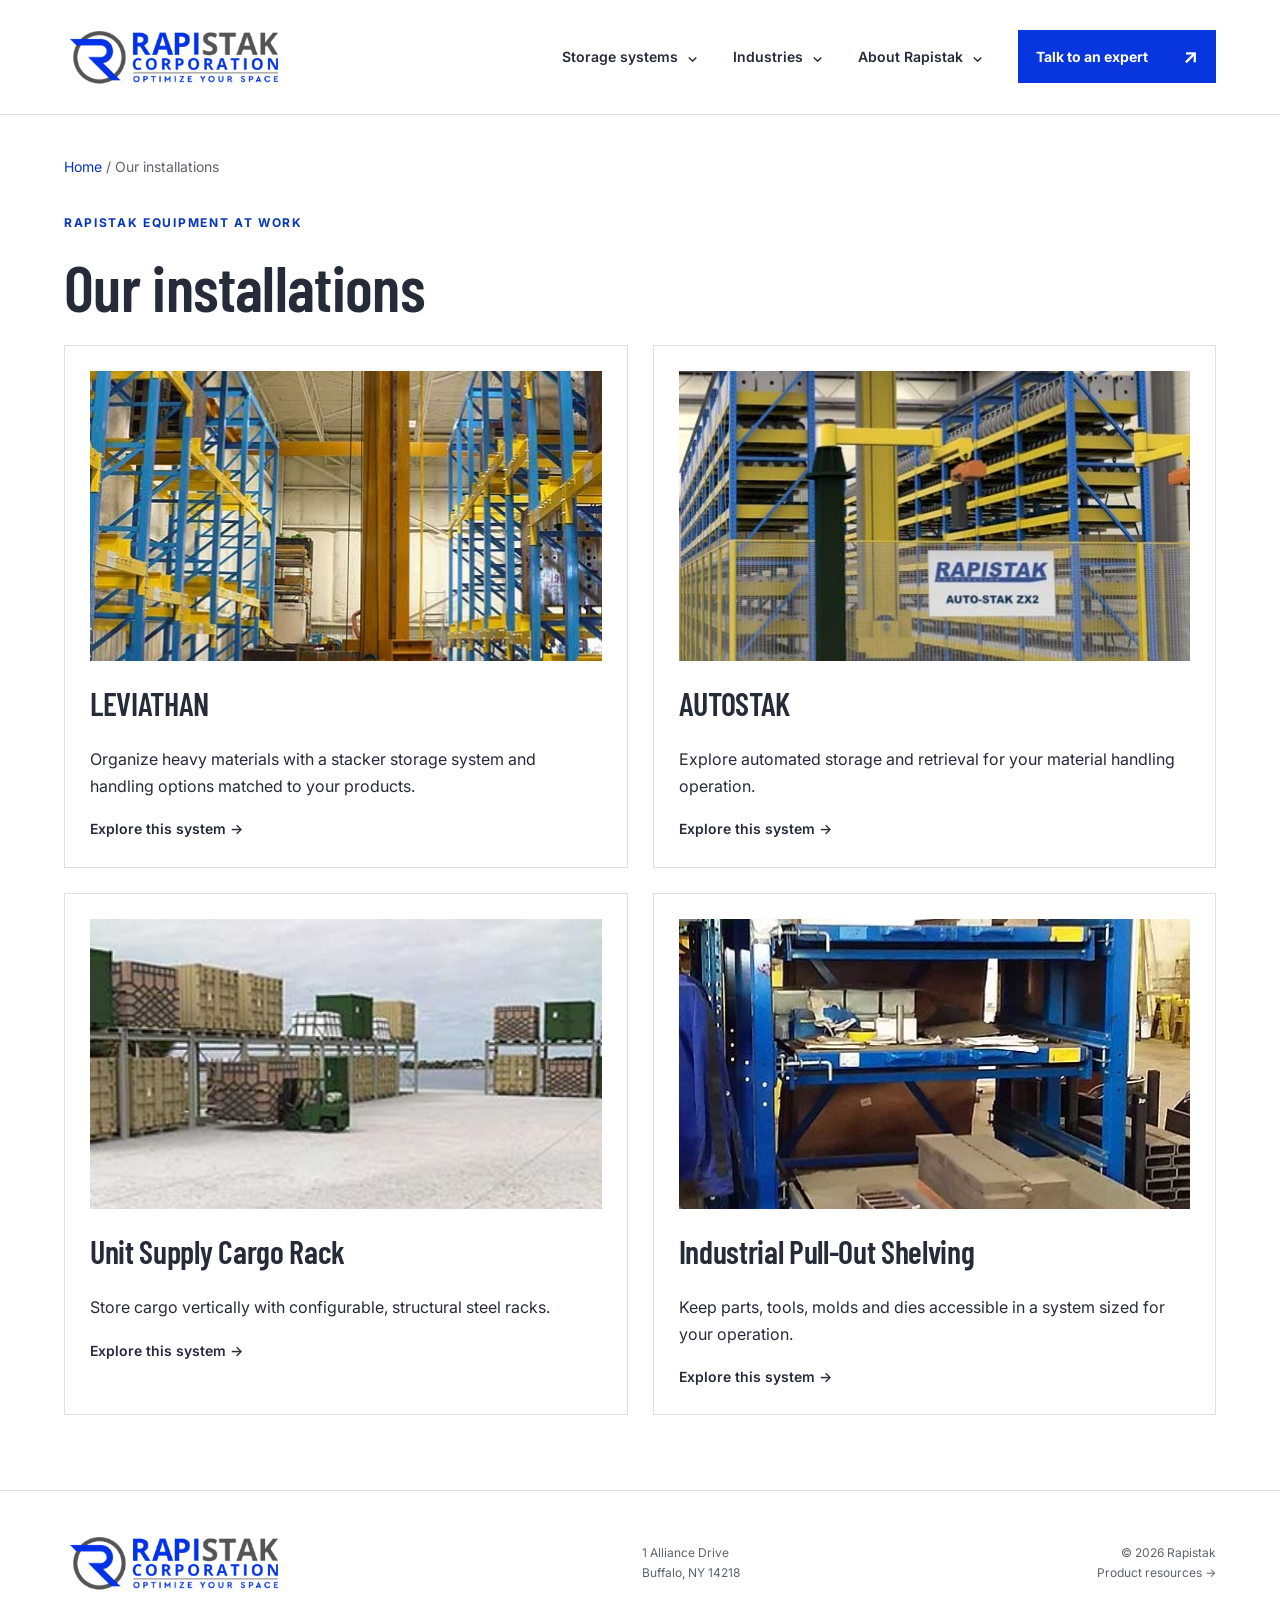
<file: rapistak-github/installations.html>
<!doctype html><html lang="en"><head><meta charset="utf-8"><meta name="viewport" content="width=device-width,initial-scale=1"><title>Our installations | Rapistak</title><meta name="description" content="Explore Rapistak our installations and contact our team about your storage needs."><link rel="icon" href="favicon-brand.svg"><link rel="stylesheet" href="style.css"></head><body><a class="skip" href="#main">Skip to content</a><header><a class="logo" href="index.html#" aria-label="Rapistak home"><img src="logo.png" alt="Rapistak — Storage Management Systems"></a><button class="menu" aria-expanded="false" aria-controls="nav">Menu</button><nav id="nav" aria-label="Main navigation"><div class="dropdown"><button class="dropdown-trigger" aria-expanded="false" aria-controls="systems-menu">Storage systems <span aria-hidden="true">⌄</span></button><div class="dropdown-panel" id="systems-menu" hidden><a href="index.html#solutions">All storage systems</a><a href="prostak.html">PROSTAK</a><a href="maxrak.html">MAXRAK</a><a href="leviathan.html">LEVIATHAN</a><a href="autostak.html">AUTOSTAK</a><a href="skarab.html">SKARAB</a><a href="unit-supply-cargo-rack.html">Unit Supply Cargo Rack</a><a href="industrial-pull-out-shelving.html">Industrial Pull-Out Shelving</a><a href="resources.html#literature">Product literature</a><a href="resources.html#videos">Product videos</a></div></div><div class="dropdown"><button class="dropdown-trigger" aria-expanded="false" aria-controls="industries-menu">Industries <span aria-hidden="true">⌄</span></button><div class="dropdown-panel" id="industries-menu" hidden><a href="index.html#industries">Industries overview</a><a href="industries.html#manufacturing"><img class="industry-thumb" src="industry-2.jpg" alt="" width="52" height="40" loading="lazy"><span>Manufacturing</span></a><a href="industries.html#government-military"><img class="industry-thumb" src="cargo-outdoor.jpg" alt="" width="52" height="40" loading="lazy"><span>Government & Military</span></a><a href="industries.html#automotive"><img class="industry-thumb" src="industry-4.jpg" alt="" width="52" height="40" loading="lazy"><span>Automotive</span></a><a href="industries.html#aerospace"><img class="industry-thumb" src="industry-3.jpg" alt="" width="52" height="40" loading="lazy"><span>Aerospace</span></a><a href="industries.html#plastics"><img class="industry-thumb" src="industry-0.jpg" alt="" width="52" height="40" loading="lazy"><span>Plastics</span></a><a href="industries.html#transportation"><img class="industry-thumb" src="industry-1.jpg" alt="" width="52" height="40" loading="lazy"><span>Transportation</span></a><a href="industries.html#power-generation"><img class="industry-thumb" src="industry-5.jpg" alt="" width="52" height="40" loading="lazy"><span>Power Generation</span></a><a href="industries.html#oil-and-gas"><img class="industry-thumb" src="industry-6.jpg" alt="" width="52" height="40" loading="lazy"><span>Oil & Gas</span></a></div></div><div class="dropdown"><button class="dropdown-trigger" aria-expanded="false" aria-controls="company-menu">About Rapistak <span aria-hidden="true">⌄</span></button><div class="dropdown-panel" id="company-menu" hidden><a href="index.html#about">Our company</a><a href="installations.html">Our installations</a><a href="service.html">Customer service</a><a href="index.html#contact">Contact sales</a></div></div><a class="button small" href="index.html#contact">Talk to an expert <span>↗</span></a></nav></header><main class="detail-main" id="main"><div class="breadcrumbs"><a href="index.html">Home</a> / Our installations</div><div class="detail-heading"><p class="eyebrow">RAPISTAK EQUIPMENT AT WORK</p><h1>Our installations</h1></div><div class="resource-grid"><a class="resource-tile" href="leviathan.html"><img src="leviathan.jpg" alt="LEVIATHAN installation" loading="lazy"><h2>LEVIATHAN</h2><p>Organize heavy materials with a stacker storage system and handling options matched to your products.</p><span class="text-link">Explore this system →</span></a><a class="resource-tile" href="autostak.html"><img src="autostak.jpg" alt="AUTOSTAK installation" loading="lazy"><h2>AUTOSTAK</h2><p>Explore automated storage and retrieval for your material handling operation.</p><span class="text-link">Explore this system →</span></a><a class="resource-tile" href="unit-supply-cargo-rack.html"><img src="cargo-outdoor.jpg" alt="Unit Supply Cargo Rack installation" loading="lazy"><h2>Unit Supply Cargo Rack</h2><p>Store cargo vertically with configurable, structural steel racks.</p><span class="text-link">Explore this system →</span></a><a class="resource-tile" href="industrial-pull-out-shelving.html"><img src="industrial-pull-out-shelving.jpg" alt="Industrial Pull-Out Shelving installation" loading="lazy"><h2>Industrial Pull-Out Shelving</h2><p>Keep parts, tools, molds and dies accessible in a system sized for your operation.</p><span class="text-link">Explore this system →</span></a></div></main><footer><a class="logo" href="index.html"><img src="logo.png" alt="Rapistak — Storage Management Systems"></a><p>1 Alliance Drive<br>Buffalo, NY 14218</p><p>© 2026 Rapistak<br><a href="resources.html">Product resources →</a></p></footer><script src="app.js"></script></body></html>
</file>
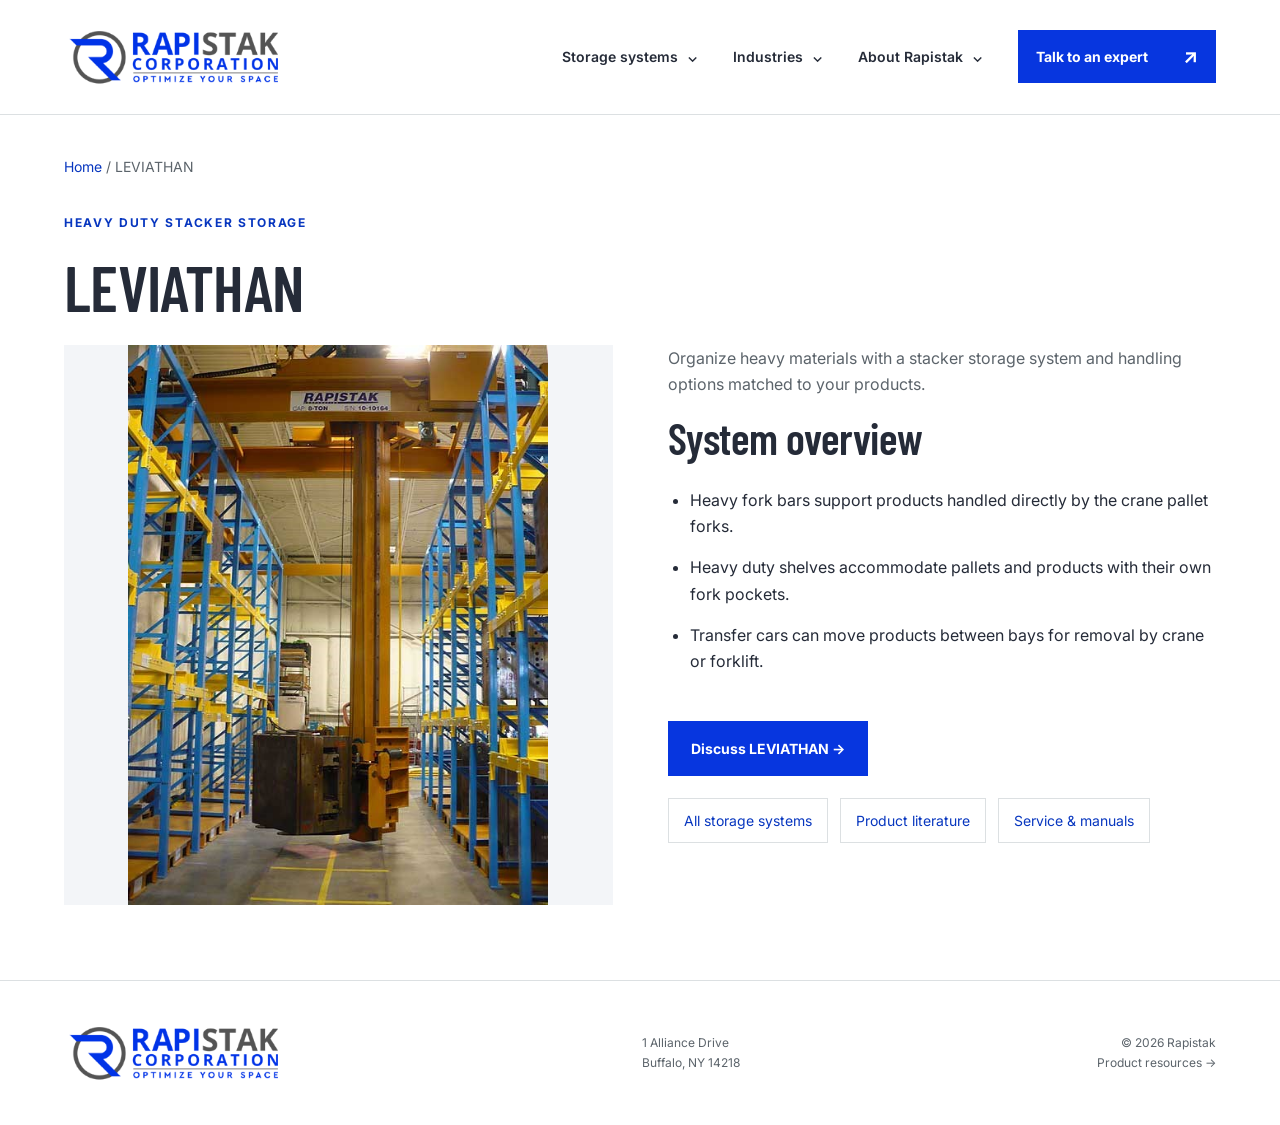
<file: rapistak-github/leviathan.html>
<!doctype html><html lang="en"><head><meta charset="utf-8"><meta name="viewport" content="width=device-width,initial-scale=1"><title>LEVIATHAN | Rapistak</title><meta name="description" content="Explore Rapistak leviathan and contact our team about your storage needs."><link rel="icon" href="favicon-brand.svg"><link rel="stylesheet" href="style.css"></head><body><a class="skip" href="#main">Skip to content</a><header><a class="logo" href="index.html#" aria-label="Rapistak home"><img src="logo.png" alt="Rapistak — Storage Management Systems"></a><button class="menu" aria-expanded="false" aria-controls="nav">Menu</button><nav id="nav" aria-label="Main navigation"><div class="dropdown"><button class="dropdown-trigger" aria-expanded="false" aria-controls="systems-menu">Storage systems <span aria-hidden="true">⌄</span></button><div class="dropdown-panel" id="systems-menu" hidden><a href="index.html#solutions">All storage systems</a><a href="prostak.html">PROSTAK</a><a href="maxrak.html">MAXRAK</a><a href="leviathan.html">LEVIATHAN</a><a href="autostak.html">AUTOSTAK</a><a href="skarab.html">SKARAB</a><a href="unit-supply-cargo-rack.html">Unit Supply Cargo Rack</a><a href="industrial-pull-out-shelving.html">Industrial Pull-Out Shelving</a><a href="resources.html#literature">Product literature</a><a href="resources.html#videos">Product videos</a></div></div><div class="dropdown"><button class="dropdown-trigger" aria-expanded="false" aria-controls="industries-menu">Industries <span aria-hidden="true">⌄</span></button><div class="dropdown-panel" id="industries-menu" hidden><a href="index.html#industries">Industries overview</a><a href="industries.html#manufacturing"><img class="industry-thumb" src="industry-2.jpg" alt="" width="52" height="40" loading="lazy"><span>Manufacturing</span></a><a href="industries.html#government-military"><img class="industry-thumb" src="cargo-outdoor.jpg" alt="" width="52" height="40" loading="lazy"><span>Government & Military</span></a><a href="industries.html#automotive"><img class="industry-thumb" src="industry-4.jpg" alt="" width="52" height="40" loading="lazy"><span>Automotive</span></a><a href="industries.html#aerospace"><img class="industry-thumb" src="industry-3.jpg" alt="" width="52" height="40" loading="lazy"><span>Aerospace</span></a><a href="industries.html#plastics"><img class="industry-thumb" src="industry-0.jpg" alt="" width="52" height="40" loading="lazy"><span>Plastics</span></a><a href="industries.html#transportation"><img class="industry-thumb" src="industry-1.jpg" alt="" width="52" height="40" loading="lazy"><span>Transportation</span></a><a href="industries.html#power-generation"><img class="industry-thumb" src="industry-5.jpg" alt="" width="52" height="40" loading="lazy"><span>Power Generation</span></a><a href="industries.html#oil-and-gas"><img class="industry-thumb" src="industry-6.jpg" alt="" width="52" height="40" loading="lazy"><span>Oil & Gas</span></a></div></div><div class="dropdown"><button class="dropdown-trigger" aria-expanded="false" aria-controls="company-menu">About Rapistak <span aria-hidden="true">⌄</span></button><div class="dropdown-panel" id="company-menu" hidden><a href="index.html#about">Our company</a><a href="installations.html">Our installations</a><a href="service.html">Customer service</a><a href="index.html#contact">Contact sales</a></div></div><a class="button small" href="index.html#contact">Talk to an expert <span>↗</span></a></nav></header><main class="detail-main" id="main"><div class="breadcrumbs"><a href="index.html">Home</a> / LEVIATHAN</div><div class="detail-heading"><p class="eyebrow">HEAVY DUTY STACKER STORAGE</p><h1>LEVIATHAN</h1></div><div class="detail-grid"><img class="detail-image" src="leviathan.jpg" alt="LEVIATHAN storage system"><div class="detail-copy"><p>Organize heavy materials with a stacker storage system and handling options matched to your products.</p><h2>System overview</h2><ul><li>Heavy fork bars support products handled directly by the crane pallet forks.</li><li>Heavy duty shelves accommodate pallets and products with their own fork pockets.</li><li>Transfer cars can move products between bays for removal by crane or forklift.</li></ul><a class="button" href="mailto:sales@rapistak.com?subject=LEVIATHAN%20inquiry">Discuss LEVIATHAN →</a><div class="related-links"><a href="index.html#solutions">All storage systems</a><a href="resources.html#literature">Product literature</a><a href="service.html">Service & manuals</a></div></div></div></main><footer><a class="logo" href="index.html"><img src="logo.png" alt="Rapistak — Storage Management Systems"></a><p>1 Alliance Drive<br>Buffalo, NY 14218</p><p>© 2026 Rapistak<br><a href="resources.html">Product resources →</a></p></footer><script src="app.js"></script></body></html>
</file>
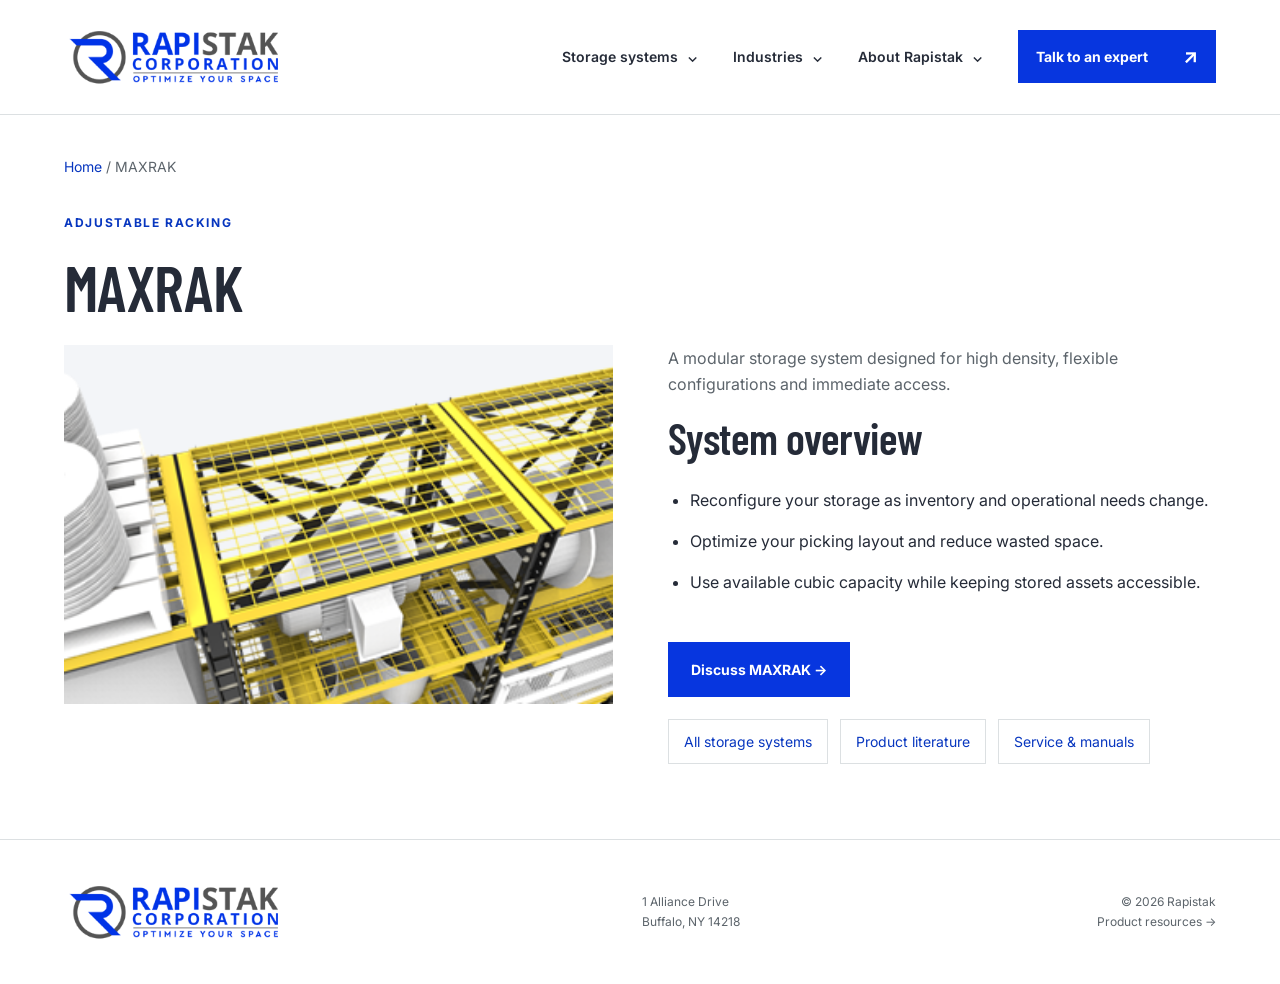
<file: rapistak-github/maxrak.html>
<!doctype html><html lang="en"><head><meta charset="utf-8"><meta name="viewport" content="width=device-width,initial-scale=1"><title>MAXRAK | Rapistak</title><meta name="description" content="Explore Rapistak maxrak and contact our team about your storage needs."><link rel="icon" href="favicon-brand.svg"><link rel="stylesheet" href="style.css"></head><body><a class="skip" href="#main">Skip to content</a><header><a class="logo" href="index.html#" aria-label="Rapistak home"><img src="logo.png" alt="Rapistak — Storage Management Systems"></a><button class="menu" aria-expanded="false" aria-controls="nav">Menu</button><nav id="nav" aria-label="Main navigation"><div class="dropdown"><button class="dropdown-trigger" aria-expanded="false" aria-controls="systems-menu">Storage systems <span aria-hidden="true">⌄</span></button><div class="dropdown-panel" id="systems-menu" hidden><a href="index.html#solutions">All storage systems</a><a href="prostak.html">PROSTAK</a><a href="maxrak.html">MAXRAK</a><a href="leviathan.html">LEVIATHAN</a><a href="autostak.html">AUTOSTAK</a><a href="skarab.html">SKARAB</a><a href="unit-supply-cargo-rack.html">Unit Supply Cargo Rack</a><a href="industrial-pull-out-shelving.html">Industrial Pull-Out Shelving</a><a href="resources.html#literature">Product literature</a><a href="resources.html#videos">Product videos</a></div></div><div class="dropdown"><button class="dropdown-trigger" aria-expanded="false" aria-controls="industries-menu">Industries <span aria-hidden="true">⌄</span></button><div class="dropdown-panel" id="industries-menu" hidden><a href="index.html#industries">Industries overview</a><a href="industries.html#manufacturing"><img class="industry-thumb" src="industry-2.jpg" alt="" width="52" height="40" loading="lazy"><span>Manufacturing</span></a><a href="industries.html#government-military"><img class="industry-thumb" src="cargo-outdoor.jpg" alt="" width="52" height="40" loading="lazy"><span>Government & Military</span></a><a href="industries.html#automotive"><img class="industry-thumb" src="industry-4.jpg" alt="" width="52" height="40" loading="lazy"><span>Automotive</span></a><a href="industries.html#aerospace"><img class="industry-thumb" src="industry-3.jpg" alt="" width="52" height="40" loading="lazy"><span>Aerospace</span></a><a href="industries.html#plastics"><img class="industry-thumb" src="industry-0.jpg" alt="" width="52" height="40" loading="lazy"><span>Plastics</span></a><a href="industries.html#transportation"><img class="industry-thumb" src="industry-1.jpg" alt="" width="52" height="40" loading="lazy"><span>Transportation</span></a><a href="industries.html#power-generation"><img class="industry-thumb" src="industry-5.jpg" alt="" width="52" height="40" loading="lazy"><span>Power Generation</span></a><a href="industries.html#oil-and-gas"><img class="industry-thumb" src="industry-6.jpg" alt="" width="52" height="40" loading="lazy"><span>Oil & Gas</span></a></div></div><div class="dropdown"><button class="dropdown-trigger" aria-expanded="false" aria-controls="company-menu">About Rapistak <span aria-hidden="true">⌄</span></button><div class="dropdown-panel" id="company-menu" hidden><a href="index.html#about">Our company</a><a href="installations.html">Our installations</a><a href="service.html">Customer service</a><a href="index.html#contact">Contact sales</a></div></div><a class="button small" href="index.html#contact">Talk to an expert <span>↗</span></a></nav></header><main class="detail-main" id="main"><div class="breadcrumbs"><a href="index.html">Home</a> / MAXRAK</div><div class="detail-heading"><p class="eyebrow">ADJUSTABLE RACKING</p><h1>MAXRAK</h1></div><div class="detail-grid"><img class="detail-image" src="maxrak.png" alt="MAXRAK storage system"><div class="detail-copy"><p>A modular storage system designed for high density, flexible configurations and immediate access.</p><h2>System overview</h2><ul><li>Reconfigure your storage as inventory and operational needs change.</li><li>Optimize your picking layout and reduce wasted space.</li><li>Use available cubic capacity while keeping stored assets accessible.</li></ul><a class="button" href="mailto:sales@rapistak.com?subject=MAXRAK%20inquiry">Discuss MAXRAK →</a><div class="related-links"><a href="index.html#solutions">All storage systems</a><a href="resources.html#literature">Product literature</a><a href="service.html">Service & manuals</a></div></div></div></main><footer><a class="logo" href="index.html"><img src="logo.png" alt="Rapistak — Storage Management Systems"></a><p>1 Alliance Drive<br>Buffalo, NY 14218</p><p>© 2026 Rapistak<br><a href="resources.html">Product resources →</a></p></footer><script src="app.js"></script></body></html>
</file>
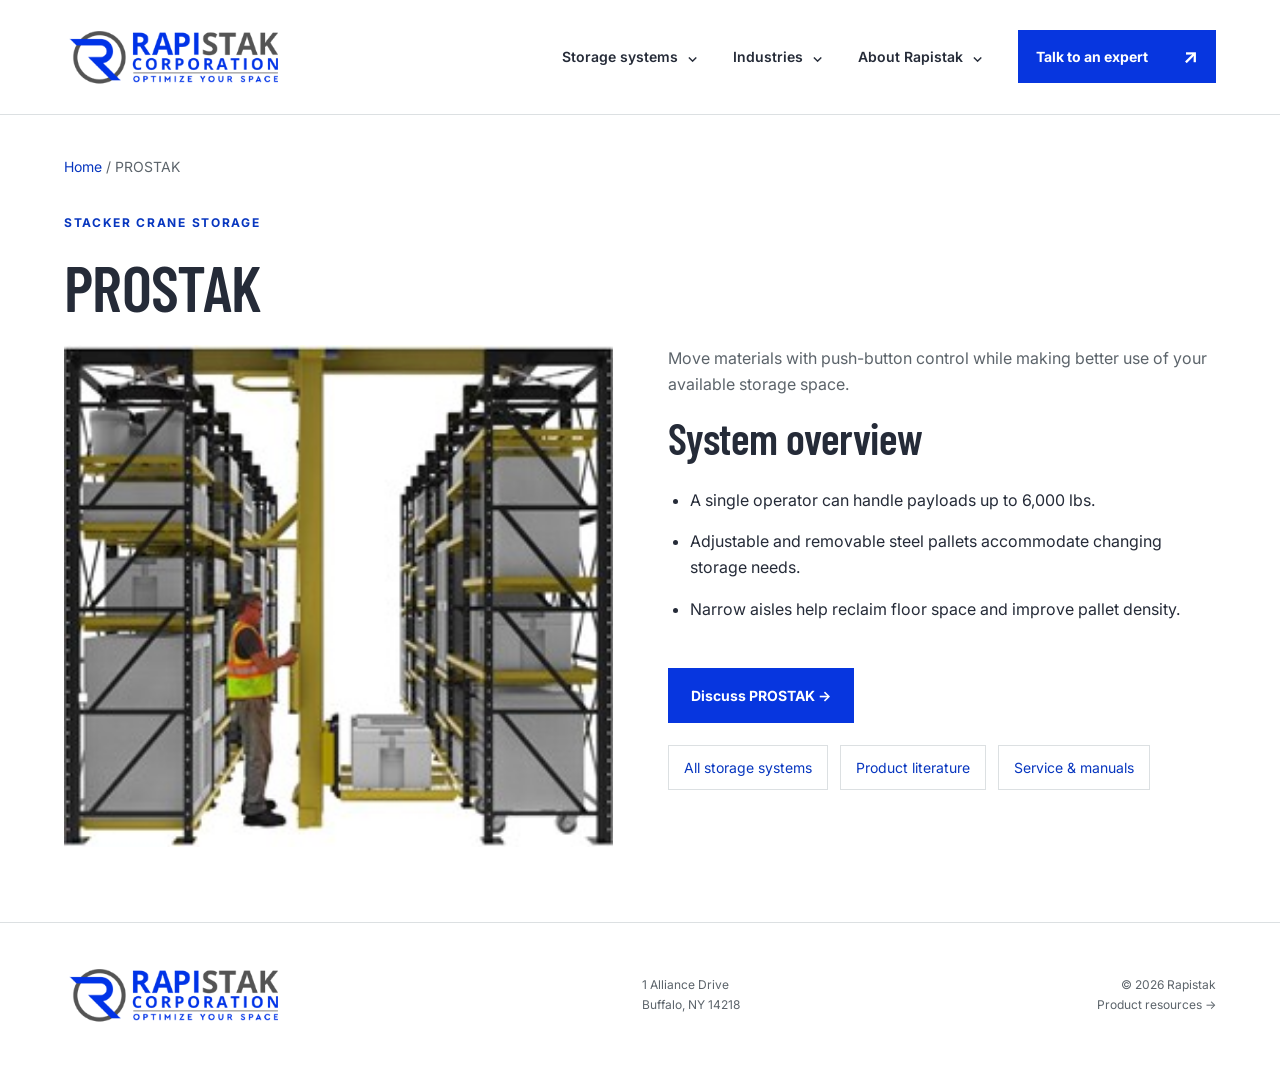
<file: rapistak-github/prostak.html>
<!doctype html><html lang="en"><head><meta charset="utf-8"><meta name="viewport" content="width=device-width,initial-scale=1"><title>PROSTAK | Rapistak</title><meta name="description" content="Explore Rapistak prostak and contact our team about your storage needs."><link rel="icon" href="favicon-brand.svg"><link rel="stylesheet" href="style.css"></head><body><a class="skip" href="#main">Skip to content</a><header><a class="logo" href="index.html#" aria-label="Rapistak home"><img src="logo.png" alt="Rapistak — Storage Management Systems"></a><button class="menu" aria-expanded="false" aria-controls="nav">Menu</button><nav id="nav" aria-label="Main navigation"><div class="dropdown"><button class="dropdown-trigger" aria-expanded="false" aria-controls="systems-menu">Storage systems <span aria-hidden="true">⌄</span></button><div class="dropdown-panel" id="systems-menu" hidden><a href="index.html#solutions">All storage systems</a><a href="prostak.html">PROSTAK</a><a href="maxrak.html">MAXRAK</a><a href="leviathan.html">LEVIATHAN</a><a href="autostak.html">AUTOSTAK</a><a href="skarab.html">SKARAB</a><a href="unit-supply-cargo-rack.html">Unit Supply Cargo Rack</a><a href="industrial-pull-out-shelving.html">Industrial Pull-Out Shelving</a><a href="resources.html#literature">Product literature</a><a href="resources.html#videos">Product videos</a></div></div><div class="dropdown"><button class="dropdown-trigger" aria-expanded="false" aria-controls="industries-menu">Industries <span aria-hidden="true">⌄</span></button><div class="dropdown-panel" id="industries-menu" hidden><a href="index.html#industries">Industries overview</a><a href="industries.html#manufacturing"><img class="industry-thumb" src="industry-2.jpg" alt="" width="52" height="40" loading="lazy"><span>Manufacturing</span></a><a href="industries.html#government-military"><img class="industry-thumb" src="cargo-outdoor.jpg" alt="" width="52" height="40" loading="lazy"><span>Government & Military</span></a><a href="industries.html#automotive"><img class="industry-thumb" src="industry-4.jpg" alt="" width="52" height="40" loading="lazy"><span>Automotive</span></a><a href="industries.html#aerospace"><img class="industry-thumb" src="industry-3.jpg" alt="" width="52" height="40" loading="lazy"><span>Aerospace</span></a><a href="industries.html#plastics"><img class="industry-thumb" src="industry-0.jpg" alt="" width="52" height="40" loading="lazy"><span>Plastics</span></a><a href="industries.html#transportation"><img class="industry-thumb" src="industry-1.jpg" alt="" width="52" height="40" loading="lazy"><span>Transportation</span></a><a href="industries.html#power-generation"><img class="industry-thumb" src="industry-5.jpg" alt="" width="52" height="40" loading="lazy"><span>Power Generation</span></a><a href="industries.html#oil-and-gas"><img class="industry-thumb" src="industry-6.jpg" alt="" width="52" height="40" loading="lazy"><span>Oil & Gas</span></a></div></div><div class="dropdown"><button class="dropdown-trigger" aria-expanded="false" aria-controls="company-menu">About Rapistak <span aria-hidden="true">⌄</span></button><div class="dropdown-panel" id="company-menu" hidden><a href="index.html#about">Our company</a><a href="installations.html">Our installations</a><a href="service.html">Customer service</a><a href="index.html#contact">Contact sales</a></div></div><a class="button small" href="index.html#contact">Talk to an expert <span>↗</span></a></nav></header><main class="detail-main" id="main"><div class="breadcrumbs"><a href="index.html">Home</a> / PROSTAK</div><div class="detail-heading"><p class="eyebrow">STACKER CRANE STORAGE</p><h1>PROSTAK</h1></div><div class="detail-grid"><img class="detail-image" src="hero.jpg" alt="PROSTAK storage system"><div class="detail-copy"><p>Move materials with push-button control while making better use of your available storage space.</p><h2>System overview</h2><ul><li>A single operator can handle payloads up to 6,000 lbs.</li><li>Adjustable and removable steel pallets accommodate changing storage needs.</li><li>Narrow aisles help reclaim floor space and improve pallet density.</li></ul><a class="button" href="mailto:sales@rapistak.com?subject=PROSTAK%20inquiry">Discuss PROSTAK →</a><div class="related-links"><a href="index.html#solutions">All storage systems</a><a href="resources.html#literature">Product literature</a><a href="service.html">Service & manuals</a></div></div></div></main><footer><a class="logo" href="index.html"><img src="logo.png" alt="Rapistak — Storage Management Systems"></a><p>1 Alliance Drive<br>Buffalo, NY 14218</p><p>© 2026 Rapistak<br><a href="resources.html">Product resources →</a></p></footer><script src="app.js"></script></body></html>
</file>
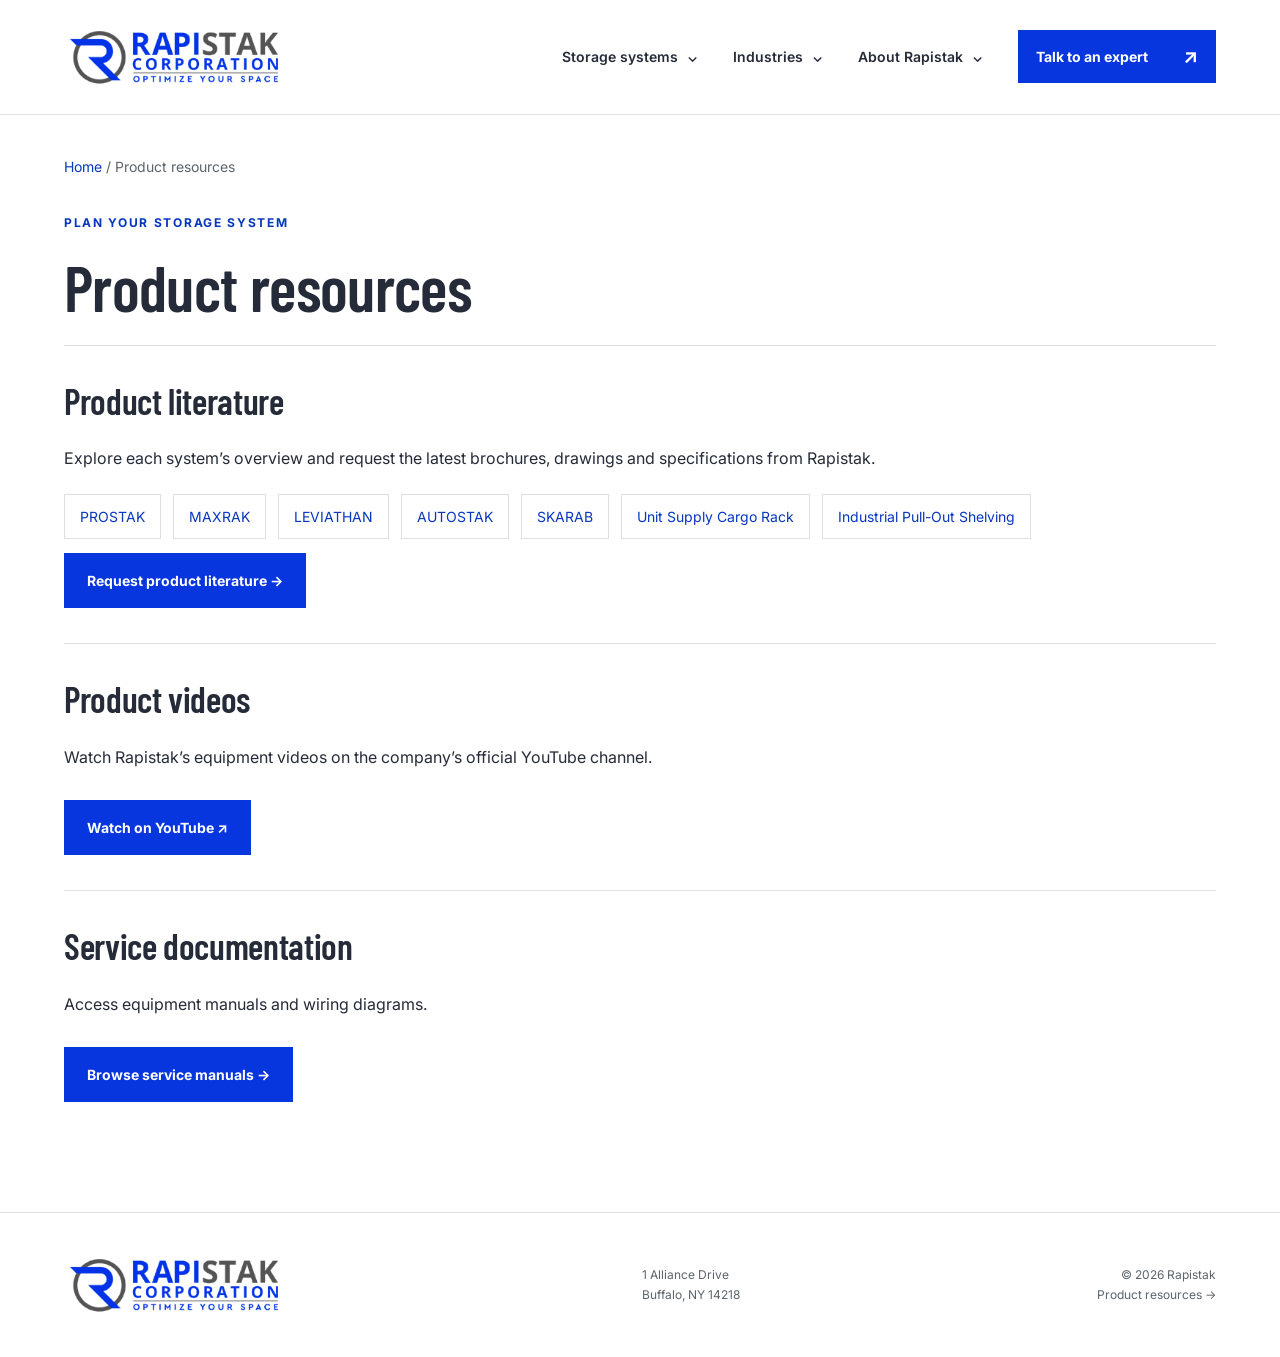
<file: rapistak-github/resources.html>
<!doctype html><html lang="en"><head><meta charset="utf-8"><meta name="viewport" content="width=device-width,initial-scale=1"><title>Product resources | Rapistak</title><meta name="description" content="Explore Rapistak product resources and contact our team about your storage needs."><link rel="icon" href="favicon-brand.svg"><link rel="stylesheet" href="style.css"></head><body><a class="skip" href="#main">Skip to content</a><header><a class="logo" href="index.html#" aria-label="Rapistak home"><img src="logo.png" alt="Rapistak — Storage Management Systems"></a><button class="menu" aria-expanded="false" aria-controls="nav">Menu</button><nav id="nav" aria-label="Main navigation"><div class="dropdown"><button class="dropdown-trigger" aria-expanded="false" aria-controls="systems-menu">Storage systems <span aria-hidden="true">⌄</span></button><div class="dropdown-panel" id="systems-menu" hidden><a href="index.html#solutions">All storage systems</a><a href="prostak.html">PROSTAK</a><a href="maxrak.html">MAXRAK</a><a href="leviathan.html">LEVIATHAN</a><a href="autostak.html">AUTOSTAK</a><a href="skarab.html">SKARAB</a><a href="unit-supply-cargo-rack.html">Unit Supply Cargo Rack</a><a href="industrial-pull-out-shelving.html">Industrial Pull-Out Shelving</a><a href="resources.html#literature">Product literature</a><a href="resources.html#videos">Product videos</a></div></div><div class="dropdown"><button class="dropdown-trigger" aria-expanded="false" aria-controls="industries-menu">Industries <span aria-hidden="true">⌄</span></button><div class="dropdown-panel" id="industries-menu" hidden><a href="index.html#industries">Industries overview</a><a href="industries.html#manufacturing"><img class="industry-thumb" src="industry-2.jpg" alt="" width="52" height="40" loading="lazy"><span>Manufacturing</span></a><a href="industries.html#government-military"><img class="industry-thumb" src="cargo-outdoor.jpg" alt="" width="52" height="40" loading="lazy"><span>Government & Military</span></a><a href="industries.html#automotive"><img class="industry-thumb" src="industry-4.jpg" alt="" width="52" height="40" loading="lazy"><span>Automotive</span></a><a href="industries.html#aerospace"><img class="industry-thumb" src="industry-3.jpg" alt="" width="52" height="40" loading="lazy"><span>Aerospace</span></a><a href="industries.html#plastics"><img class="industry-thumb" src="industry-0.jpg" alt="" width="52" height="40" loading="lazy"><span>Plastics</span></a><a href="industries.html#transportation"><img class="industry-thumb" src="industry-1.jpg" alt="" width="52" height="40" loading="lazy"><span>Transportation</span></a><a href="industries.html#power-generation"><img class="industry-thumb" src="industry-5.jpg" alt="" width="52" height="40" loading="lazy"><span>Power Generation</span></a><a href="industries.html#oil-and-gas"><img class="industry-thumb" src="industry-6.jpg" alt="" width="52" height="40" loading="lazy"><span>Oil & Gas</span></a></div></div><div class="dropdown"><button class="dropdown-trigger" aria-expanded="false" aria-controls="company-menu">About Rapistak <span aria-hidden="true">⌄</span></button><div class="dropdown-panel" id="company-menu" hidden><a href="index.html#about">Our company</a><a href="installations.html">Our installations</a><a href="service.html">Customer service</a><a href="index.html#contact">Contact sales</a></div></div><a class="button small" href="index.html#contact">Talk to an expert <span>↗</span></a></nav></header><main class="detail-main" id="main"><div class="breadcrumbs"><a href="index.html">Home</a> / Product resources</div><div class="detail-heading"><p class="eyebrow">PLAN YOUR STORAGE SYSTEM</p><h1>Product resources</h1></div><section id="literature" class="resource-block"><h2>Product literature</h2><p>Explore each system’s overview and request the latest brochures, drawings and specifications from Rapistak.</p><div class="related-links"><a href="prostak.html">PROSTAK</a><a href="maxrak.html">MAXRAK</a><a href="leviathan.html">LEVIATHAN</a><a href="autostak.html">AUTOSTAK</a><a href="skarab.html">SKARAB</a><a href="unit-supply-cargo-rack.html">Unit Supply Cargo Rack</a><a href="industrial-pull-out-shelving.html">Industrial Pull-Out Shelving</a></div><a class="button" href="mailto:sales@rapistak.com?subject=Product%20literature%20request">Request product literature →</a></section><section id="videos" class="resource-block"><h2>Product videos</h2><p>Watch Rapistak’s equipment videos on the company’s official YouTube channel.</p><a class="button" href="https://www.youtube.com/channel/UC7UgC2By2incQ7p6oMPHODw" target="_blank" rel="noopener noreferrer">Watch on YouTube ↗</a></section><section class="resource-block"><h2>Service documentation</h2><p>Access equipment manuals and wiring diagrams.</p><a class="button" href="service.html">Browse service manuals →</a></section></main><footer><a class="logo" href="index.html"><img src="logo.png" alt="Rapistak — Storage Management Systems"></a><p>1 Alliance Drive<br>Buffalo, NY 14218</p><p>© 2026 Rapistak<br><a href="resources.html">Product resources →</a></p></footer><script src="app.js"></script></body></html>
</file>
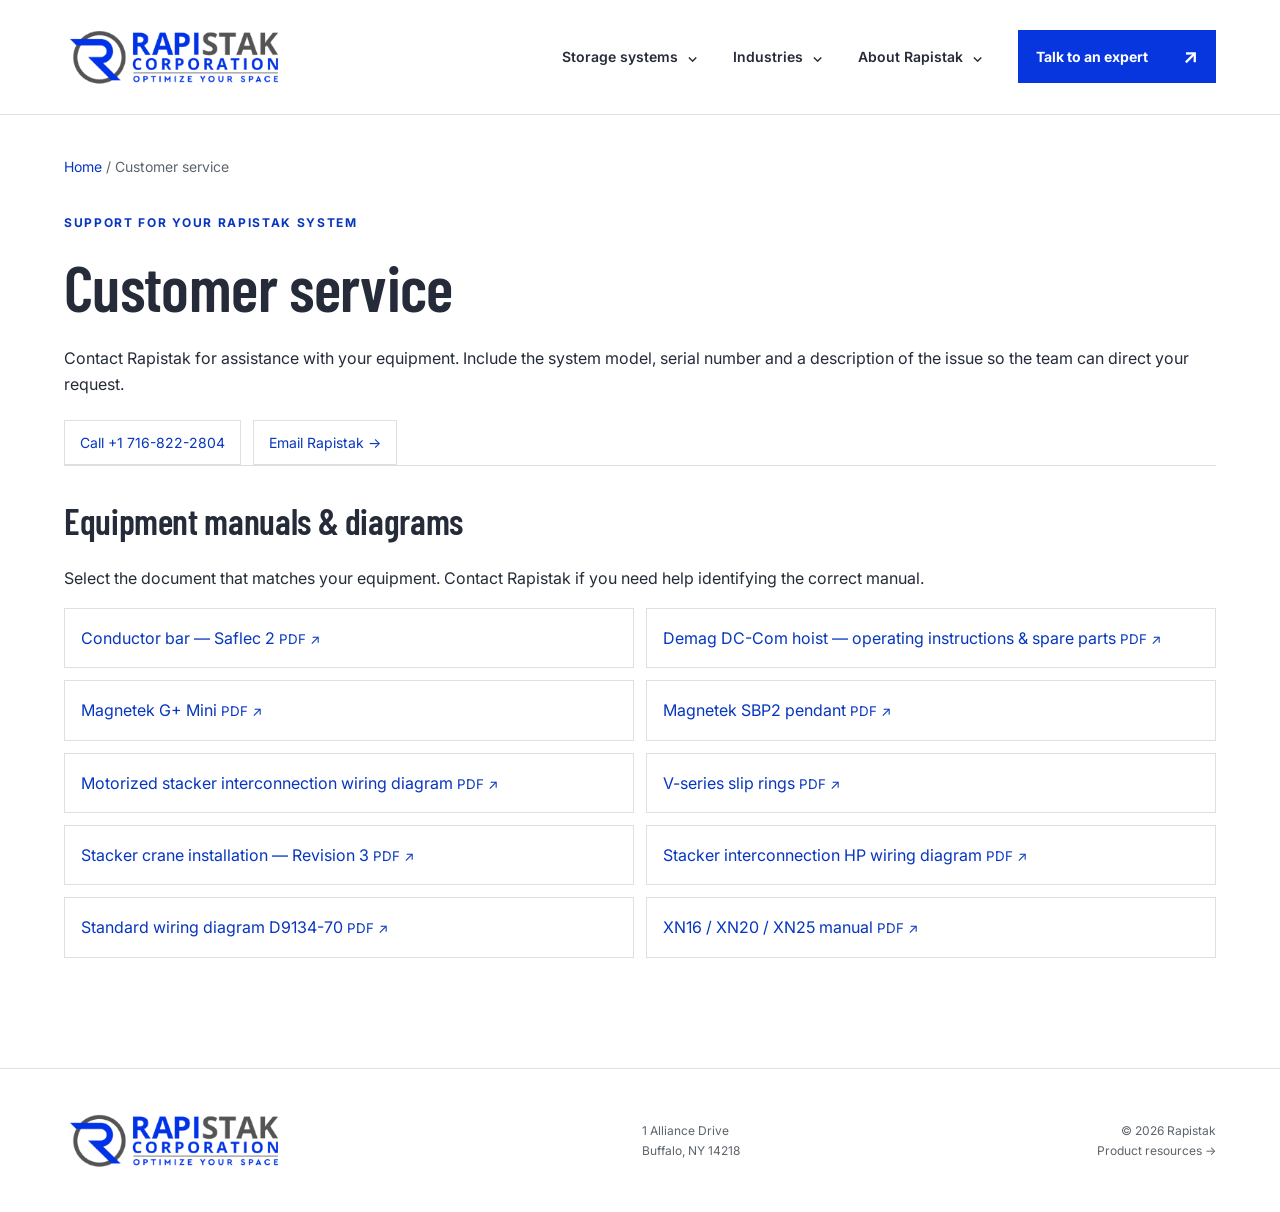
<file: rapistak-github/service.html>
<!doctype html><html lang="en"><head><meta charset="utf-8"><meta name="viewport" content="width=device-width,initial-scale=1"><title>Customer service | Rapistak</title><meta name="description" content="Explore Rapistak customer service and contact our team about your storage needs."><link rel="icon" href="favicon-brand.svg"><link rel="stylesheet" href="style.css"></head><body><a class="skip" href="#main">Skip to content</a><header><a class="logo" href="index.html#" aria-label="Rapistak home"><img src="logo.png" alt="Rapistak — Storage Management Systems"></a><button class="menu" aria-expanded="false" aria-controls="nav">Menu</button><nav id="nav" aria-label="Main navigation"><div class="dropdown"><button class="dropdown-trigger" aria-expanded="false" aria-controls="systems-menu">Storage systems <span aria-hidden="true">⌄</span></button><div class="dropdown-panel" id="systems-menu" hidden><a href="index.html#solutions">All storage systems</a><a href="prostak.html">PROSTAK</a><a href="maxrak.html">MAXRAK</a><a href="leviathan.html">LEVIATHAN</a><a href="autostak.html">AUTOSTAK</a><a href="skarab.html">SKARAB</a><a href="unit-supply-cargo-rack.html">Unit Supply Cargo Rack</a><a href="industrial-pull-out-shelving.html">Industrial Pull-Out Shelving</a><a href="resources.html#literature">Product literature</a><a href="resources.html#videos">Product videos</a></div></div><div class="dropdown"><button class="dropdown-trigger" aria-expanded="false" aria-controls="industries-menu">Industries <span aria-hidden="true">⌄</span></button><div class="dropdown-panel" id="industries-menu" hidden><a href="index.html#industries">Industries overview</a><a href="industries.html#manufacturing"><img class="industry-thumb" src="industry-2.jpg" alt="" width="52" height="40" loading="lazy"><span>Manufacturing</span></a><a href="industries.html#government-military"><img class="industry-thumb" src="cargo-outdoor.jpg" alt="" width="52" height="40" loading="lazy"><span>Government & Military</span></a><a href="industries.html#automotive"><img class="industry-thumb" src="industry-4.jpg" alt="" width="52" height="40" loading="lazy"><span>Automotive</span></a><a href="industries.html#aerospace"><img class="industry-thumb" src="industry-3.jpg" alt="" width="52" height="40" loading="lazy"><span>Aerospace</span></a><a href="industries.html#plastics"><img class="industry-thumb" src="industry-0.jpg" alt="" width="52" height="40" loading="lazy"><span>Plastics</span></a><a href="industries.html#transportation"><img class="industry-thumb" src="industry-1.jpg" alt="" width="52" height="40" loading="lazy"><span>Transportation</span></a><a href="industries.html#power-generation"><img class="industry-thumb" src="industry-5.jpg" alt="" width="52" height="40" loading="lazy"><span>Power Generation</span></a><a href="industries.html#oil-and-gas"><img class="industry-thumb" src="industry-6.jpg" alt="" width="52" height="40" loading="lazy"><span>Oil & Gas</span></a></div></div><div class="dropdown"><button class="dropdown-trigger" aria-expanded="false" aria-controls="company-menu">About Rapistak <span aria-hidden="true">⌄</span></button><div class="dropdown-panel" id="company-menu" hidden><a href="index.html#about">Our company</a><a href="installations.html">Our installations</a><a href="service.html">Customer service</a><a href="index.html#contact">Contact sales</a></div></div><a class="button small" href="index.html#contact">Talk to an expert <span>↗</span></a></nav></header><main class="detail-main" id="main"><div class="breadcrumbs"><a href="index.html">Home</a> / Customer service</div><div class="detail-heading"><p class="eyebrow">SUPPORT FOR YOUR RAPISTAK SYSTEM</p><h1>Customer service</h1></div><p>Contact Rapistak for assistance with your equipment. Include the system model, serial number and a description of the issue so the team can direct your request.</p><div class="related-links"><a href="tel:+17168222804">Call +1 716-822-2804</a><a href="mailto:sales@rapistak.com?subject=Equipment%20service%20inquiry">Email Rapistak →</a></div><section class="resource-block"><h2>Equipment manuals & diagrams</h2><p>Select the document that matches your equipment. Contact Rapistak if you need help identifying the correct manual.</p><div class="manual-list"><a href="manuals/manual-1.pdf" target="_blank" rel="noopener">Conductor bar — Saflec 2 <small>PDF ↗</small></a><a href="manuals/manual-2.pdf" target="_blank" rel="noopener">Demag DC-Com hoist — operating instructions & spare parts <small>PDF ↗</small></a><a href="manuals/manual-3.pdf" target="_blank" rel="noopener">Magnetek G+ Mini <small>PDF ↗</small></a><a href="manuals/manual-4.pdf" target="_blank" rel="noopener">Magnetek SBP2 pendant <small>PDF ↗</small></a><a href="manuals/manual-5.pdf" target="_blank" rel="noopener">Motorized stacker interconnection wiring diagram <small>PDF ↗</small></a><a href="manuals/manual-6.pdf" target="_blank" rel="noopener">V-series slip rings <small>PDF ↗</small></a><a href="manuals/manual-7.pdf" target="_blank" rel="noopener">Stacker crane installation — Revision 3 <small>PDF ↗</small></a><a href="manuals/manual-8.pdf" target="_blank" rel="noopener">Stacker interconnection HP wiring diagram <small>PDF ↗</small></a><a href="manuals/manual-9.pdf" target="_blank" rel="noopener">Standard wiring diagram D9134-70 <small>PDF ↗</small></a><a href="manuals/manual-10.pdf" target="_blank" rel="noopener">XN16 / XN20 / XN25 manual <small>PDF ↗</small></a></div></section></main><footer><a class="logo" href="index.html"><img src="logo.png" alt="Rapistak — Storage Management Systems"></a><p>1 Alliance Drive<br>Buffalo, NY 14218</p><p>© 2026 Rapistak<br><a href="resources.html">Product resources →</a></p></footer><script src="app.js"></script></body></html>
</file>
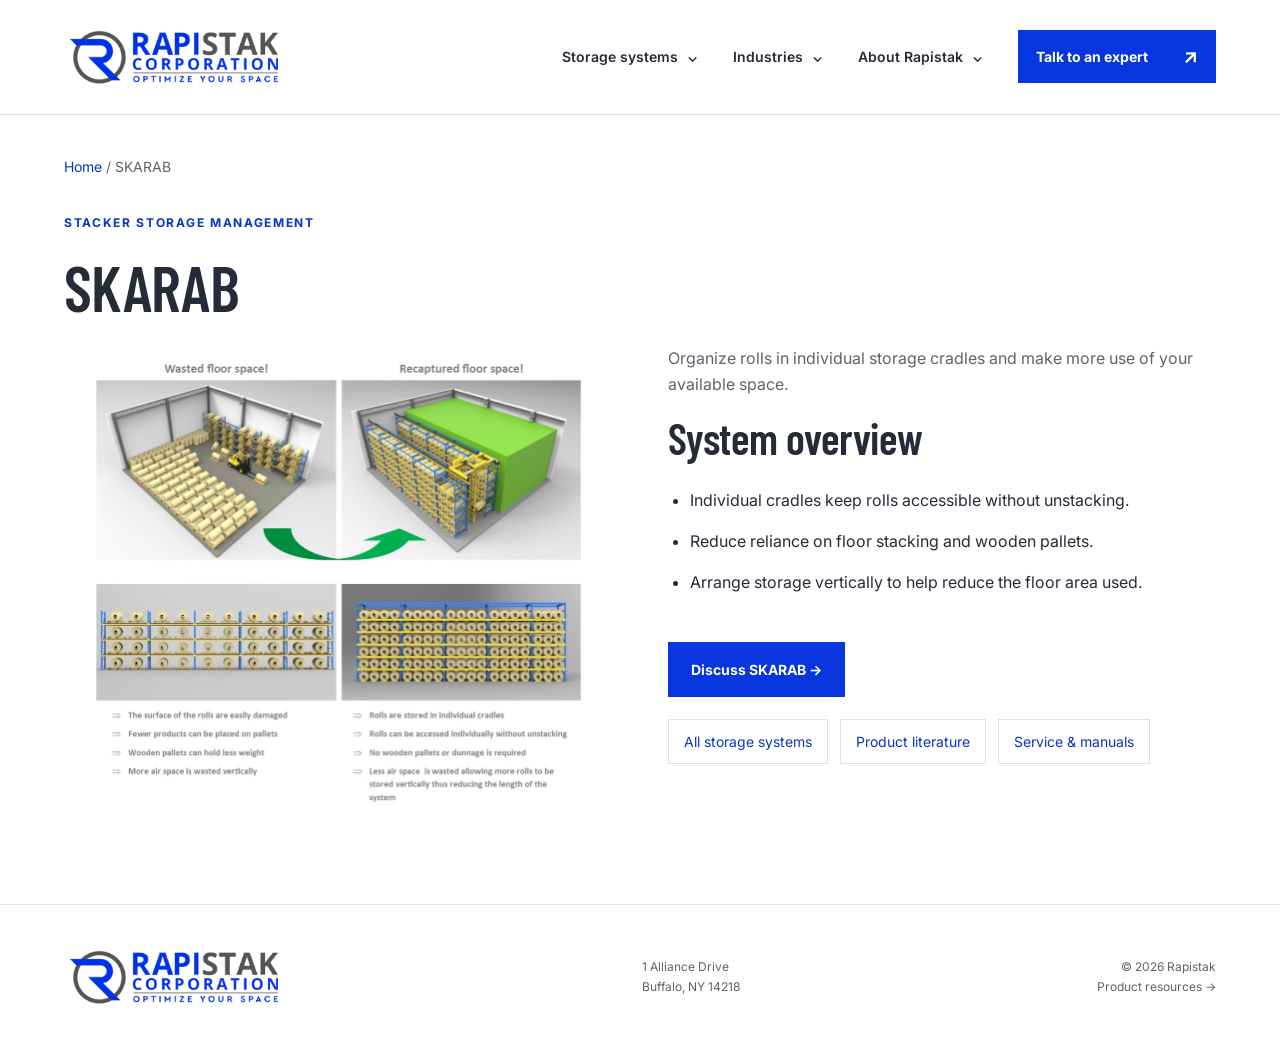
<file: rapistak-github/skarab.html>
<!doctype html><html lang="en"><head><meta charset="utf-8"><meta name="viewport" content="width=device-width,initial-scale=1"><title>SKARAB | Rapistak</title><meta name="description" content="Explore Rapistak skarab and contact our team about your storage needs."><link rel="icon" href="favicon-brand.svg"><link rel="stylesheet" href="style.css"></head><body><a class="skip" href="#main">Skip to content</a><header><a class="logo" href="index.html#" aria-label="Rapistak home"><img src="logo.png" alt="Rapistak — Storage Management Systems"></a><button class="menu" aria-expanded="false" aria-controls="nav">Menu</button><nav id="nav" aria-label="Main navigation"><div class="dropdown"><button class="dropdown-trigger" aria-expanded="false" aria-controls="systems-menu">Storage systems <span aria-hidden="true">⌄</span></button><div class="dropdown-panel" id="systems-menu" hidden><a href="index.html#solutions">All storage systems</a><a href="prostak.html">PROSTAK</a><a href="maxrak.html">MAXRAK</a><a href="leviathan.html">LEVIATHAN</a><a href="autostak.html">AUTOSTAK</a><a href="skarab.html">SKARAB</a><a href="unit-supply-cargo-rack.html">Unit Supply Cargo Rack</a><a href="industrial-pull-out-shelving.html">Industrial Pull-Out Shelving</a><a href="resources.html#literature">Product literature</a><a href="resources.html#videos">Product videos</a></div></div><div class="dropdown"><button class="dropdown-trigger" aria-expanded="false" aria-controls="industries-menu">Industries <span aria-hidden="true">⌄</span></button><div class="dropdown-panel" id="industries-menu" hidden><a href="index.html#industries">Industries overview</a><a href="industries.html#manufacturing"><img class="industry-thumb" src="industry-2.jpg" alt="" width="52" height="40" loading="lazy"><span>Manufacturing</span></a><a href="industries.html#government-military"><img class="industry-thumb" src="cargo-outdoor.jpg" alt="" width="52" height="40" loading="lazy"><span>Government & Military</span></a><a href="industries.html#automotive"><img class="industry-thumb" src="industry-4.jpg" alt="" width="52" height="40" loading="lazy"><span>Automotive</span></a><a href="industries.html#aerospace"><img class="industry-thumb" src="industry-3.jpg" alt="" width="52" height="40" loading="lazy"><span>Aerospace</span></a><a href="industries.html#plastics"><img class="industry-thumb" src="industry-0.jpg" alt="" width="52" height="40" loading="lazy"><span>Plastics</span></a><a href="industries.html#transportation"><img class="industry-thumb" src="industry-1.jpg" alt="" width="52" height="40" loading="lazy"><span>Transportation</span></a><a href="industries.html#power-generation"><img class="industry-thumb" src="industry-5.jpg" alt="" width="52" height="40" loading="lazy"><span>Power Generation</span></a><a href="industries.html#oil-and-gas"><img class="industry-thumb" src="industry-6.jpg" alt="" width="52" height="40" loading="lazy"><span>Oil & Gas</span></a></div></div><div class="dropdown"><button class="dropdown-trigger" aria-expanded="false" aria-controls="company-menu">About Rapistak <span aria-hidden="true">⌄</span></button><div class="dropdown-panel" id="company-menu" hidden><a href="index.html#about">Our company</a><a href="installations.html">Our installations</a><a href="service.html">Customer service</a><a href="index.html#contact">Contact sales</a></div></div><a class="button small" href="index.html#contact">Talk to an expert <span>↗</span></a></nav></header><main class="detail-main" id="main"><div class="breadcrumbs"><a href="index.html">Home</a> / SKARAB</div><div class="detail-heading"><p class="eyebrow">STACKER STORAGE MANAGEMENT</p><h1>SKARAB</h1></div><div class="detail-grid"><img class="detail-image" src="skarab.jpg" alt="SKARAB storage system"><div class="detail-copy"><p>Organize rolls in individual storage cradles and make more use of your available space.</p><h2>System overview</h2><ul><li>Individual cradles keep rolls accessible without unstacking.</li><li>Reduce reliance on floor stacking and wooden pallets.</li><li>Arrange storage vertically to help reduce the floor area used.</li></ul><a class="button" href="mailto:sales@rapistak.com?subject=SKARAB%20inquiry">Discuss SKARAB →</a><div class="related-links"><a href="index.html#solutions">All storage systems</a><a href="resources.html#literature">Product literature</a><a href="service.html">Service & manuals</a></div></div></div></main><footer><a class="logo" href="index.html"><img src="logo.png" alt="Rapistak — Storage Management Systems"></a><p>1 Alliance Drive<br>Buffalo, NY 14218</p><p>© 2026 Rapistak<br><a href="resources.html">Product resources →</a></p></footer><script src="app.js"></script></body></html>
</file>
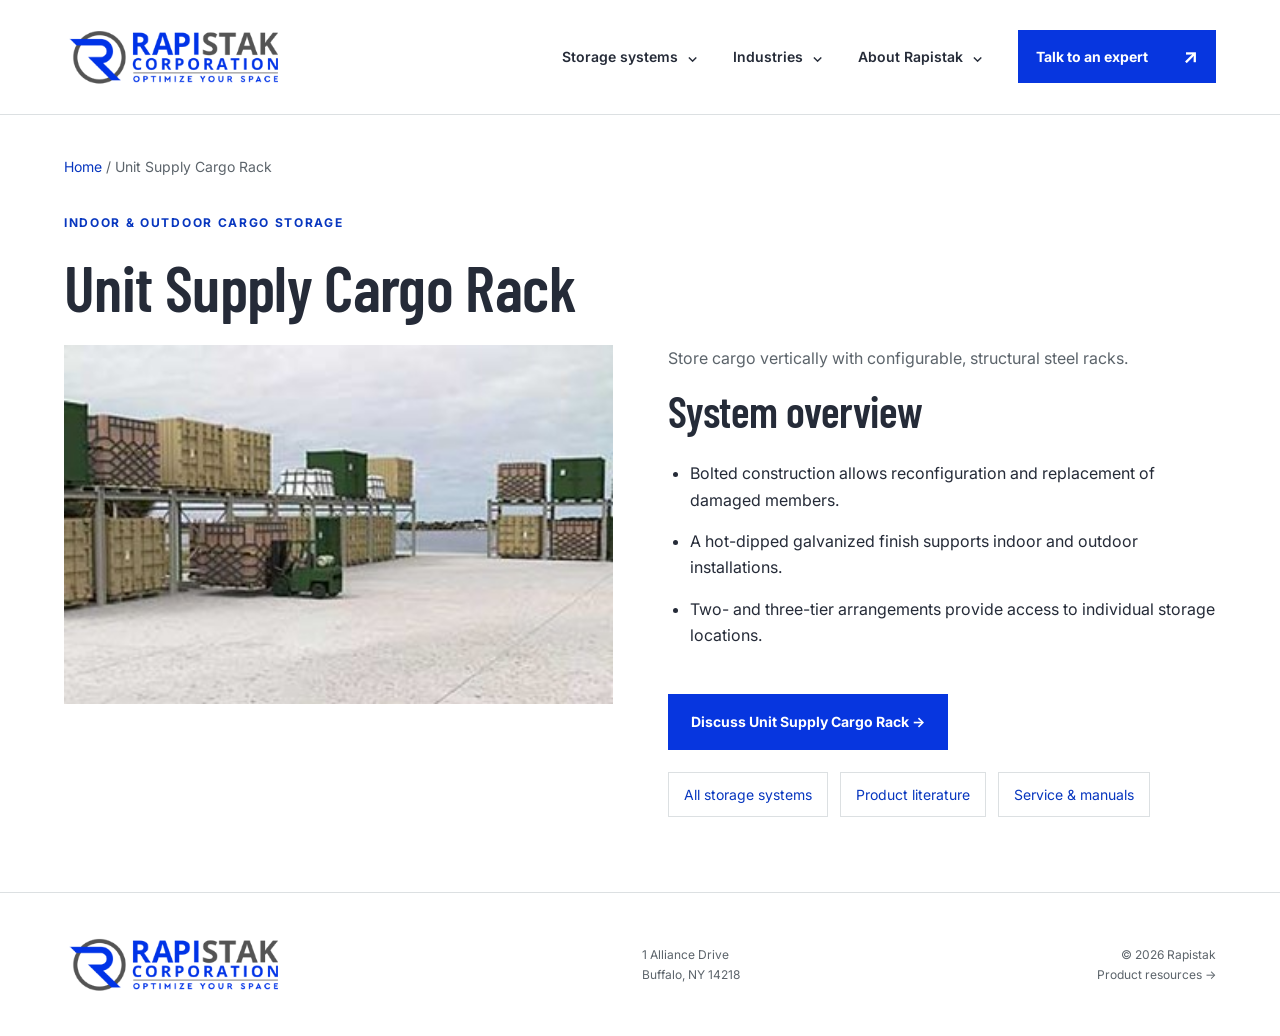
<file: rapistak-github/unit-supply-cargo-rack.html>
<!doctype html><html lang="en"><head><meta charset="utf-8"><meta name="viewport" content="width=device-width,initial-scale=1"><title>Unit Supply Cargo Rack | Rapistak</title><meta name="description" content="Explore Rapistak unit supply cargo rack and contact our team about your storage needs."><link rel="icon" href="favicon-brand.svg"><link rel="stylesheet" href="style.css"></head><body><a class="skip" href="#main">Skip to content</a><header><a class="logo" href="index.html#" aria-label="Rapistak home"><img src="logo.png" alt="Rapistak — Storage Management Systems"></a><button class="menu" aria-expanded="false" aria-controls="nav">Menu</button><nav id="nav" aria-label="Main navigation"><div class="dropdown"><button class="dropdown-trigger" aria-expanded="false" aria-controls="systems-menu">Storage systems <span aria-hidden="true">⌄</span></button><div class="dropdown-panel" id="systems-menu" hidden><a href="index.html#solutions">All storage systems</a><a href="prostak.html">PROSTAK</a><a href="maxrak.html">MAXRAK</a><a href="leviathan.html">LEVIATHAN</a><a href="autostak.html">AUTOSTAK</a><a href="skarab.html">SKARAB</a><a href="unit-supply-cargo-rack.html">Unit Supply Cargo Rack</a><a href="industrial-pull-out-shelving.html">Industrial Pull-Out Shelving</a><a href="resources.html#literature">Product literature</a><a href="resources.html#videos">Product videos</a></div></div><div class="dropdown"><button class="dropdown-trigger" aria-expanded="false" aria-controls="industries-menu">Industries <span aria-hidden="true">⌄</span></button><div class="dropdown-panel" id="industries-menu" hidden><a href="index.html#industries">Industries overview</a><a href="industries.html#manufacturing"><img class="industry-thumb" src="industry-2.jpg" alt="" width="52" height="40" loading="lazy"><span>Manufacturing</span></a><a href="industries.html#government-military"><img class="industry-thumb" src="cargo-outdoor.jpg" alt="" width="52" height="40" loading="lazy"><span>Government & Military</span></a><a href="industries.html#automotive"><img class="industry-thumb" src="industry-4.jpg" alt="" width="52" height="40" loading="lazy"><span>Automotive</span></a><a href="industries.html#aerospace"><img class="industry-thumb" src="industry-3.jpg" alt="" width="52" height="40" loading="lazy"><span>Aerospace</span></a><a href="industries.html#plastics"><img class="industry-thumb" src="industry-0.jpg" alt="" width="52" height="40" loading="lazy"><span>Plastics</span></a><a href="industries.html#transportation"><img class="industry-thumb" src="industry-1.jpg" alt="" width="52" height="40" loading="lazy"><span>Transportation</span></a><a href="industries.html#power-generation"><img class="industry-thumb" src="industry-5.jpg" alt="" width="52" height="40" loading="lazy"><span>Power Generation</span></a><a href="industries.html#oil-and-gas"><img class="industry-thumb" src="industry-6.jpg" alt="" width="52" height="40" loading="lazy"><span>Oil & Gas</span></a></div></div><div class="dropdown"><button class="dropdown-trigger" aria-expanded="false" aria-controls="company-menu">About Rapistak <span aria-hidden="true">⌄</span></button><div class="dropdown-panel" id="company-menu" hidden><a href="index.html#about">Our company</a><a href="installations.html">Our installations</a><a href="service.html">Customer service</a><a href="index.html#contact">Contact sales</a></div></div><a class="button small" href="index.html#contact">Talk to an expert <span>↗</span></a></nav></header><main class="detail-main" id="main"><div class="breadcrumbs"><a href="index.html">Home</a> / Unit Supply Cargo Rack</div><div class="detail-heading"><p class="eyebrow">INDOOR & OUTDOOR CARGO STORAGE</p><h1>Unit Supply Cargo Rack</h1></div><div class="detail-grid"><img class="detail-image" src="cargo-outdoor.jpg" alt="Unit Supply Cargo Rack storage system"><div class="detail-copy"><p>Store cargo vertically with configurable, structural steel racks.</p><h2>System overview</h2><ul><li>Bolted construction allows reconfiguration and replacement of damaged members.</li><li>A hot-dipped galvanized finish supports indoor and outdoor installations.</li><li>Two- and three-tier arrangements provide access to individual storage locations.</li></ul><a class="button" href="mailto:sales@rapistak.com?subject=Unit%20Supply%20Cargo%20Rack%20inquiry">Discuss Unit Supply Cargo Rack →</a><div class="related-links"><a href="index.html#solutions">All storage systems</a><a href="resources.html#literature">Product literature</a><a href="service.html">Service & manuals</a></div></div></div></main><footer><a class="logo" href="index.html"><img src="logo.png" alt="Rapistak — Storage Management Systems"></a><p>1 Alliance Drive<br>Buffalo, NY 14218</p><p>© 2026 Rapistak<br><a href="resources.html">Product resources →</a></p></footer><script src="app.js"></script></body></html>
</file>
<file: rapistak-github/style.css>
@import url('https://fonts.googleapis.com/css2?family=Barlow+Condensed:wght@500;600;700&family=Inter:wght@400;500;600;700;800&display=swap');
:root{--ink:#252b38;--orange:#0736df;--muted:#5c646b;--line:#dce0e2}*{box-sizing:border-box}html{scroll-behavior:smooth;scroll-padding-top:100px}body{margin:0;color:var(--ink);font-family:Inter,Arial,sans-serif;font-size:16px;line-height:1.65}a{color:inherit;text-decoration:none}button{font:inherit}a:focus-visible,button:focus-visible{outline:3px solid var(--orange);outline-offset:5px}.skip{position:absolute;top:-100px;background:white;padding:12px;z-index:10}.skip:focus{top:0}.utility{background:var(--ink);color:#fff;display:flex;justify-content:space-between;padding:10px 5%;font-size:12px;letter-spacing:.08em}.utility a{font-size:13px}header{display:flex;justify-content:space-between;align-items:center;padding:25px 5%;background:#fff;border-bottom:1px solid var(--line)}.logo{font-size:32px;font-weight:800;letter-spacing:-1.7px;line-height:1;display:block}.logo>span{color:var(--orange)}.logo small{display:block;font-size:9px;letter-spacing:1.1px;line-height:2.3;font-weight:600}nav{display:flex;align-items:center;gap:35px;font-size:14px;font-weight:600}nav>a:not(.button):hover,.text-link:hover{color:var(--orange)}.button{background:var(--orange);display:inline-flex;align-items:center;justify-content:space-between;gap:35px;padding:16px 23px;color:#14191c;font-weight:700;font-size:14px;transition:background .2s}.button:hover{background:#244ee8}.button span{font-size:20px}.button.small{padding:10px 18px}.menu{display:none}.hero{display:grid;grid-template-columns:1.1fr 1fr;min-height:590px}.hero-copy{background:var(--ink);color:white;padding:68px 9% 64px}.eyebrow{font-size:12px;font-weight:700;letter-spacing:.14em;margin:0 0 20px}.hero .eyebrow{color:#adbeff}h1,h2,h3,p{margin-top:0}h1{font-family:'Barlow Condensed','Arial Narrow',sans-serif;font-size:clamp(52px,5.3vw,80px);line-height:1.01;letter-spacing:-.01em;font-weight:600;margin-bottom:25px}h1 em{font-style:normal;color:#91adff}.hero-copy>p:not(.eyebrow){max-width:440px;color:#c7cdd1;font-size:16px;line-height:1.75;margin-bottom:28px}.text-link{font-weight:600;font-size:14px;display:inline-block}.hero-copy>.text-link{display:block;margin-top:18px;color:#e0e4e6}.hero-visual{background-color:#f0f2f3;background-image:linear-gradient(#e4e7e855 1px,transparent 1px),linear-gradient(90deg,#e4e7e855 1px,transparent 1px);background-size:42px 42px;padding:30px 8% 25px;display:flex;flex-direction:column;align-items:center;justify-content:space-between}.technical-label{width:100%;display:flex;justify-content:space-between;font-size:11px;letter-spacing:.09em;color:var(--muted)}.hero-visual img{width:340px;max-width:90%;mix-blend-mode:multiply;image-rendering:auto;margin:20px 0}.visual-bottom{width:100%;border-top:1px solid #c7ced2;padding-top:17px}.visual-bottom>span{font-size:20px;font-weight:600}.visual-bottom p{font-size:13px;color:var(--muted);margin:4px 0}.benefits{display:grid;grid-template-columns:repeat(3,1fr);padding:25px 5%;border-bottom:1px solid var(--line);gap:25px}.benefits div{display:flex;gap:18px;align-items:center;font-size:14px;font-weight:600}.benefits b{font-family:'Barlow Condensed',sans-serif;font-size:26px;color:var(--orange);font-weight:500}.section{padding:86px 5%}h2{font-family:'Barlow Condensed','Arial Narrow',sans-serif;font-weight:600;line-height:1.1;font-size:clamp(35px,3.4vw,49px);letter-spacing:-.01em;margin-bottom:25px}.section-head{display:flex;justify-content:space-between;gap:40px;align-items:end;margin-bottom:30px}.section-head>p{max-width:340px;color:var(--muted)}.section .eyebrow{color:#0736bf}.featured{display:grid;grid-template-columns:1fr 1fr;border:1px solid var(--line)}.product-photo{background:#f1f3f4;display:flex;min-height:370px;flex-direction:column;align-items:center;justify-content:center;gap:18px}.product-photo img{width:270px;max-width:80%;mix-blend-mode:multiply}.product-photo>span{font-size:11px;letter-spacing:.14em;color:var(--muted)}.feature-copy{padding:40px 45px}.feature-copy h3{font-size:35px;line-height:1.1;letter-spacing:-1px;margin-bottom:20px}.feature-copy p{color:var(--muted);font-size:15px}.feature-copy .eyebrow{font-size:11px}.spec{display:flex;align-items:center;gap:23px;padding:15px 0 25px;margin-bottom:20px;border-bottom:1px solid var(--line)}.spec strong{font-size:28px}.spec small{font-size:14px}.spec>span{font-size:12px;max-width:95px;color:var(--muted)}.products{display:grid;grid-template-columns:repeat(3,1fr);border-left:1px solid var(--line)}.product{padding:30px;border-right:1px solid var(--line);border-bottom:1px solid var(--line);transition:background .2s}.product:hover{background:#f3f5f6}.number{font-size:11px;color:var(--muted);letter-spacing:.07em}.product h3{font-size:21px;line-height:1.25;margin:18px 0 12px;display:flex;justify-content:space-between;gap:12px}.product h3 span{color:var(--orange)}.product p{font-size:14px;color:var(--muted);margin-bottom:0}.industries{background:var(--ink);color:white;display:grid;grid-template-columns:1fr 1fr;gap:8%}.industries .eyebrow{color:#adbeff}.industries p:not(.eyebrow){color:#bbc4cb;max-width:400px}.industry-list{display:grid;grid-template-columns:1fr 1fr;gap:0 30px;align-content:center}.industry-list span{padding:20px 0;border-bottom:1px solid #455058;font-size:15px}.about{display:grid;grid-template-columns:1fr 1fr;gap:8%}.about>div{max-width:600px}.about p:not(.eyebrow){color:var(--muted)}.contact{margin:0 5% 70px;padding:48px;background:var(--orange);display:flex;gap:35px;justify-content:space-between;align-items:center}.contact h2{font-size:42px}.contact p:last-child{margin-bottom:0;max-width:560px;font-size:15px}.contact-actions{display:flex;flex-direction:column;gap:10px;min-width:220px;font-size:15px}.button.dark{background:var(--ink);color:white;margin-bottom:10px}.button.dark:hover{background:#35434d}footer{border-top:1px solid var(--line);padding:40px 5%;display:flex;justify-content:space-between;gap:30px;align-items:center}footer p{font-size:12px;color:var(--muted);margin:0}footer p:last-child{text-align:right}footer a:hover{color:var(--orange)}@media(min-width:1550px){body{max-width:1700px;margin:auto}}@media(max-width:900px){nav{gap:18px}.hero-copy{padding:50px 8%}.hero-visual img{width:290px}.feature-copy{padding:30px}.products{grid-template-columns:1fr 1fr}.contact{padding:35px}.contact h2{font-size:35px}}@media(max-width:700px){.utility span{font-size:10px;max-width:190px}.utility{align-items:center}header{padding:18px 6%;position:relative}.logo{font-size:29px}.menu{display:block;border:1px solid var(--line);background:white;padding:8px 15px;font-size:14px}nav{display:none;position:absolute;top:100%;left:0;right:0;padding:25px 6%;background:white;z-index:5;box-shadow:0 10px 20px #0002}nav.open{display:flex;align-items:stretch;flex-direction:column}.hero{grid-template-columns:1fr}.hero-copy{padding:45px 6%}h1{font-size:60px}.hero-visual{min-height:385px;padding:23px 6%}.hero-visual img{width:230px;margin:12px}.benefits{grid-template-columns:1fr;padding:20px 6%;gap:9px}.section{padding:55px 6%}.section-head{display:block}.section-head>p{max-width:none}.featured,.industries,.about{grid-template-columns:1fr}.product-photo{min-height:300px}.feature-copy{padding:28px}.products{grid-template-columns:1fr}.product{padding:25px}.industries{gap:15px}.industry-list{gap:0 20px}.industry-list span{font-size:14px}.about{gap:10px}.contact{margin:0 6% 45px;display:block;padding:28px}.contact h2{font-size:36px}.contact-actions{margin-top:28px}.contact .button{max-width:280px}footer{align-items:start;flex-direction:column;padding:30px 6%}footer p:last-child{text-align:left}}@media(prefers-reduced-motion:reduce){html{scroll-behavior:auto}*{transition:none!important}}
header{position:relative;z-index:20}.dropdown{position:relative}.dropdown-trigger{display:flex;gap:9px;align-items:center;border:0;background:transparent;padding:12px 0;font-size:14px;font-weight:600;color:var(--ink);cursor:pointer}.dropdown-trigger:hover,.dropdown-trigger[aria-expanded=true]{color:#0736bf}.dropdown-trigger[aria-expanded=true] span{transform:rotate(180deg)}.dropdown-panel{position:absolute;top:calc(100% + 10px);left:-20px;width:290px;padding:12px;background:white;border:1px solid var(--line);border-top:3px solid var(--orange);box-shadow:0 14px 35px #15212d25;max-height:70vh;overflow:auto}.dropdown-panel[hidden]{display:none}.dropdown-panel a{display:block;padding:10px 12px;line-height:1.4;font-size:14px}.dropdown-panel a:hover,.dropdown-panel a:focus-visible{background:#f1f3f4;color:#0736bf}.dropdown-panel a:first-child{border-bottom:1px solid var(--line);margin-bottom:6px;font-weight:700}.hero-visual.installation{position:relative;overflow:hidden;background:#202a32;padding:30px 8%;min-height:590px;color:white;justify-content:space-between}.installation>img{position:absolute;inset:0;width:100%;height:100%;max-width:none;object-fit:cover;object-position:center 45%;margin:0;mix-blend-mode:normal}.installation:after{content:'';position:absolute;inset:0;background:linear-gradient(#08131d70,transparent 35%,#08131dcc)}.installation .technical-label,.installation .visual-bottom{position:relative;z-index:1;color:white}.installation .visual-bottom{border-color:#ffffff60}.installation .visual-bottom p{color:#e0e4e6}.card-photo{width:calc(100% + 60px);height:225px;object-fit:cover;display:block;margin:-30px -30px 26px;background:#edf0f2}.card-photo.diagram{object-fit:contain;background:white}.about-photo img{width:100%;max-height:430px;object-fit:cover;object-position:center 45%}.about-photo>p:last-child{font-size:13px;margin-top:10px}.about{align-items:center}@media(max-width:900px){nav{gap:20px}.dropdown-panel{left:auto;right:0;width:270px}.dropdown-trigger{font-size:13px}}@media(max-width:700px){nav{max-height:calc(100dvh - 125px);overflow-y:auto}.dropdown-trigger{font-size:16px;width:100%;justify-content:space-between;padding:10px 0}.dropdown-panel{position:static;width:100%;max-height:none;box-shadow:none;border:0;border-left:2px solid var(--orange);padding:0 0 0 10px;margin:5px 0 12px}.dropdown-panel a{padding:12px;font-size:14px}.hero-visual.installation{min-height:450px}.card-photo{width:calc(100% + 50px);margin:-25px -25px 24px;height:250px}.about-photo{margin-bottom:20px}}

.button{color:white}.contact{background:#edf1fc;color:var(--ink);border-top:4px solid #0736df}.logo img{display:block;width:220px;height:auto}.logo{letter-spacing:normal}.detail-main{max-width:1280px;margin:auto;padding:40px 5% 75px}.breadcrumbs{font-size:14px;color:var(--muted);margin-bottom:35px}.breadcrumbs a{color:#0736bf}.detail-heading h1{color:var(--ink);font-size:clamp(42px,5vw,66px);line-height:1.05}.detail-heading .eyebrow{color:#0736bf}.detail-grid{display:grid;grid-template-columns:1fr 1fr;gap:55px;align-items:start}.detail-image{width:100%;max-height:560px;object-fit:contain;background:#f3f5f8}.detail-copy p{color:var(--muted)}.detail-copy li{margin-bottom:15px}.detail-copy ul{padding-left:22px;margin-bottom:32px}.resource-block{padding:35px 0;border-top:1px solid var(--line);scroll-margin-top:35px}.resource-block h2{font-size:36px}.resource-grid{display:grid;grid-template-columns:repeat(2,1fr);gap:25px}.resource-tile{border:1px solid var(--line);padding:25px;display:block}.resource-tile:hover{border-color:#0736df}.resource-tile img{width:100%;height:290px;object-fit:cover;margin-bottom:18px}.resource-tile h2{font-size:32px}.manual-list{display:grid;grid-template-columns:1fr 1fr;gap:12px}.manual-list a{border:1px solid var(--line);padding:16px;color:#0736bf}.industry-detail{display:grid;grid-template-columns:1fr 1fr;gap:40px}.industry-detail p{color:var(--muted)}.related-links{display:flex;flex-wrap:wrap;gap:12px;margin-top:22px}.related-links a{border:1px solid var(--line);padding:10px 15px;color:#0736bf;font-size:14px}.detail-main .button{margin-top:14px}@media(max-width:700px){.logo img{width:175px}.detail-grid,.resource-grid,.manual-list,.industry-detail{grid-template-columns:1fr}.detail-grid{gap:25px}.detail-main{padding-top:25px}.detail-image{max-height:390px}.resource-tile img{height:240px}}

/* Industry photography and navigation previews */
.industry-detail{align-items:center}.industry-visual h2{margin-bottom:20px}.industry-photo{display:block;width:100%;height:auto;aspect-ratio:3/2;object-fit:cover;border:1px solid var(--line)}#industries-menu a:has(.industry-thumb){display:flex;align-items:center;gap:12px;padding:9px 10px;min-height:58px}.industry-thumb{display:block;flex:0 0 52px;width:52px;height:40px;object-fit:cover;border-radius:2px}#industries-menu a span{min-width:0}@media(max-width:700px){.industry-detail{gap:24px}.industry-photo{max-height:330px}#industries-menu a:has(.industry-thumb){min-height:60px;padding:10px}}
</file>
